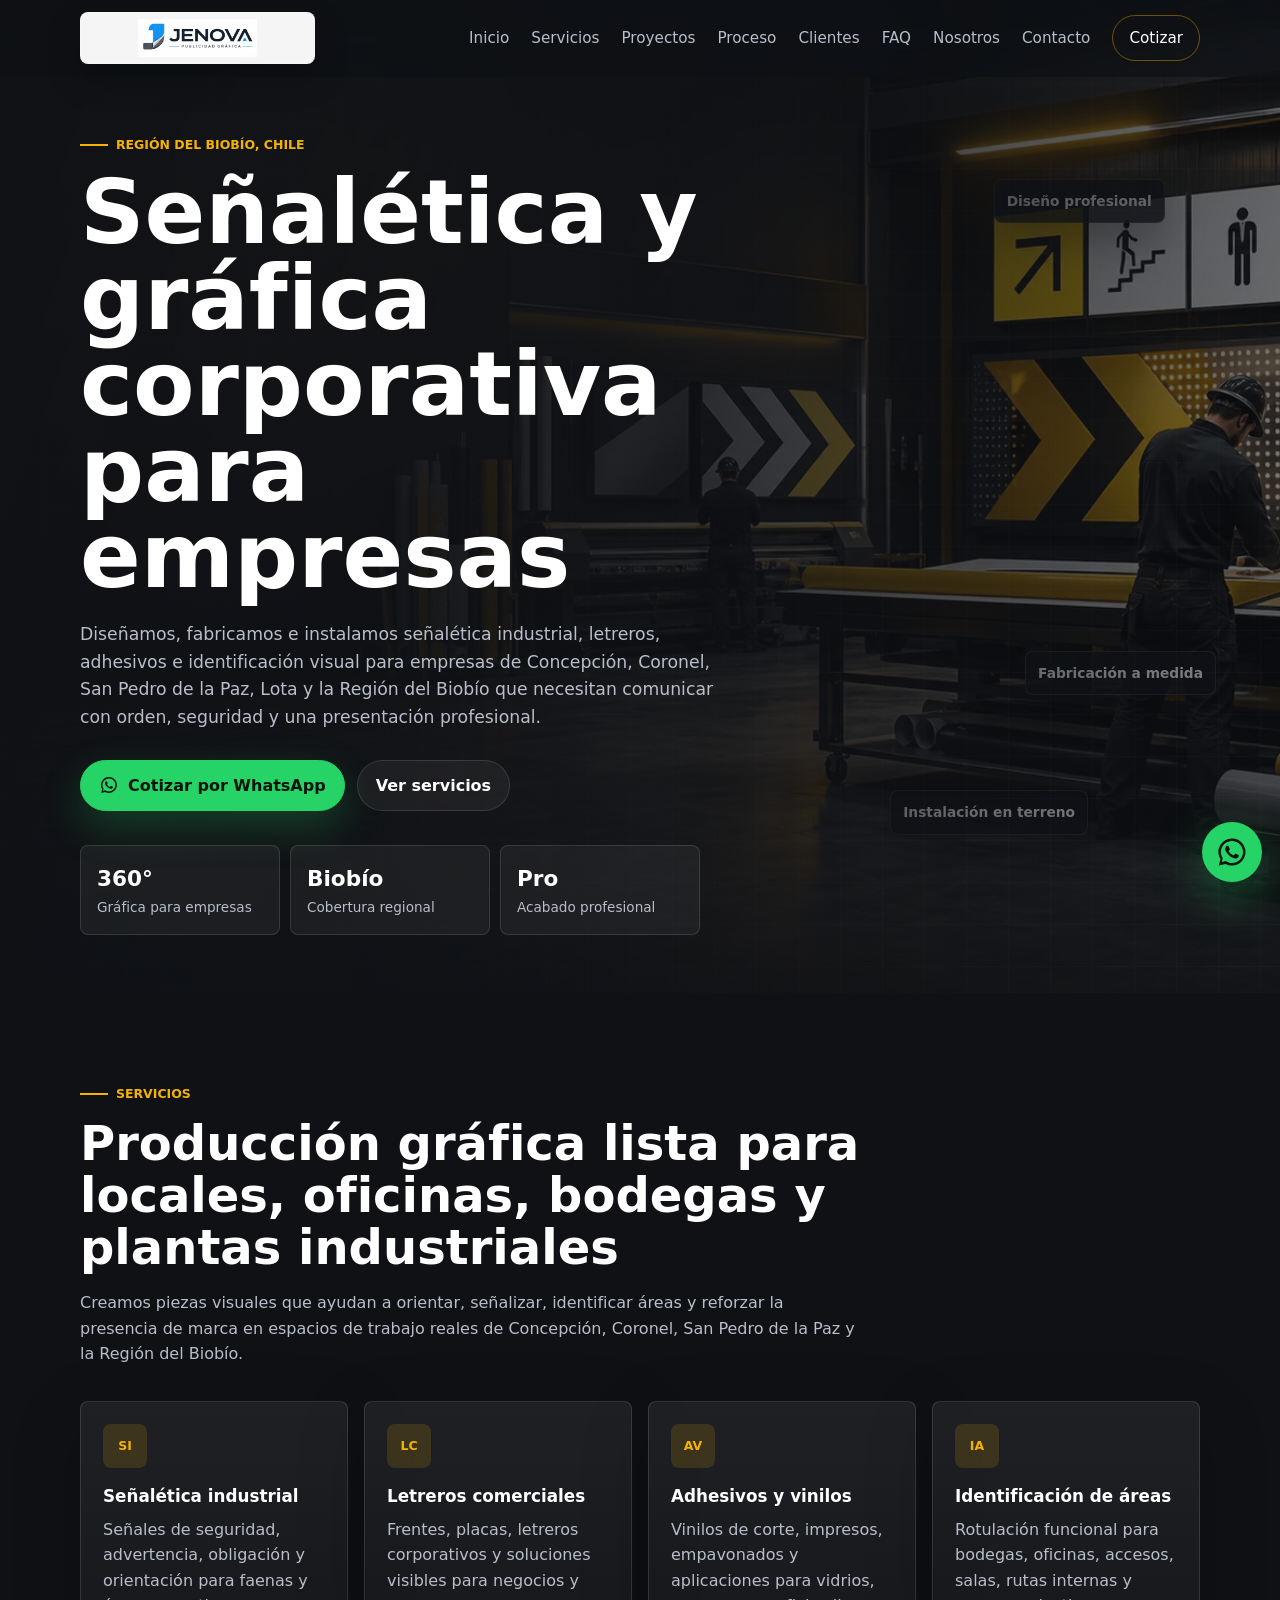
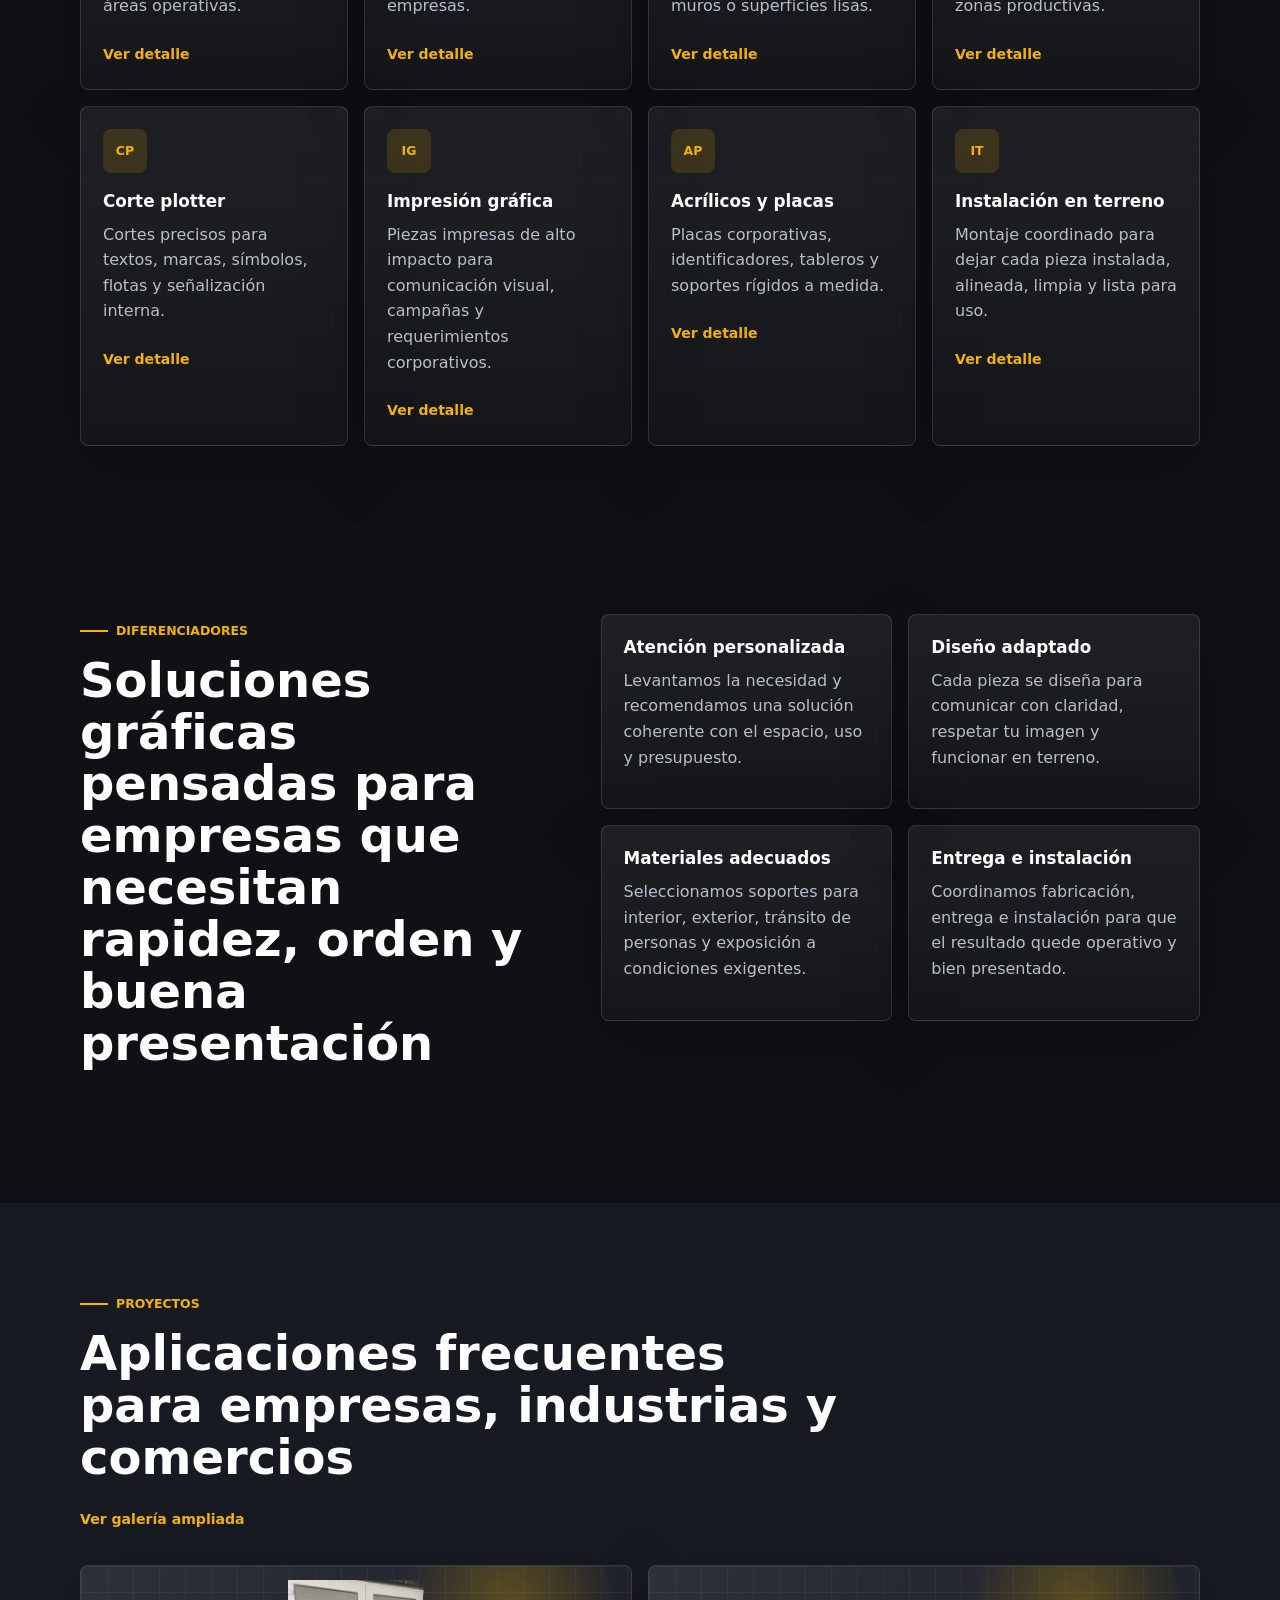
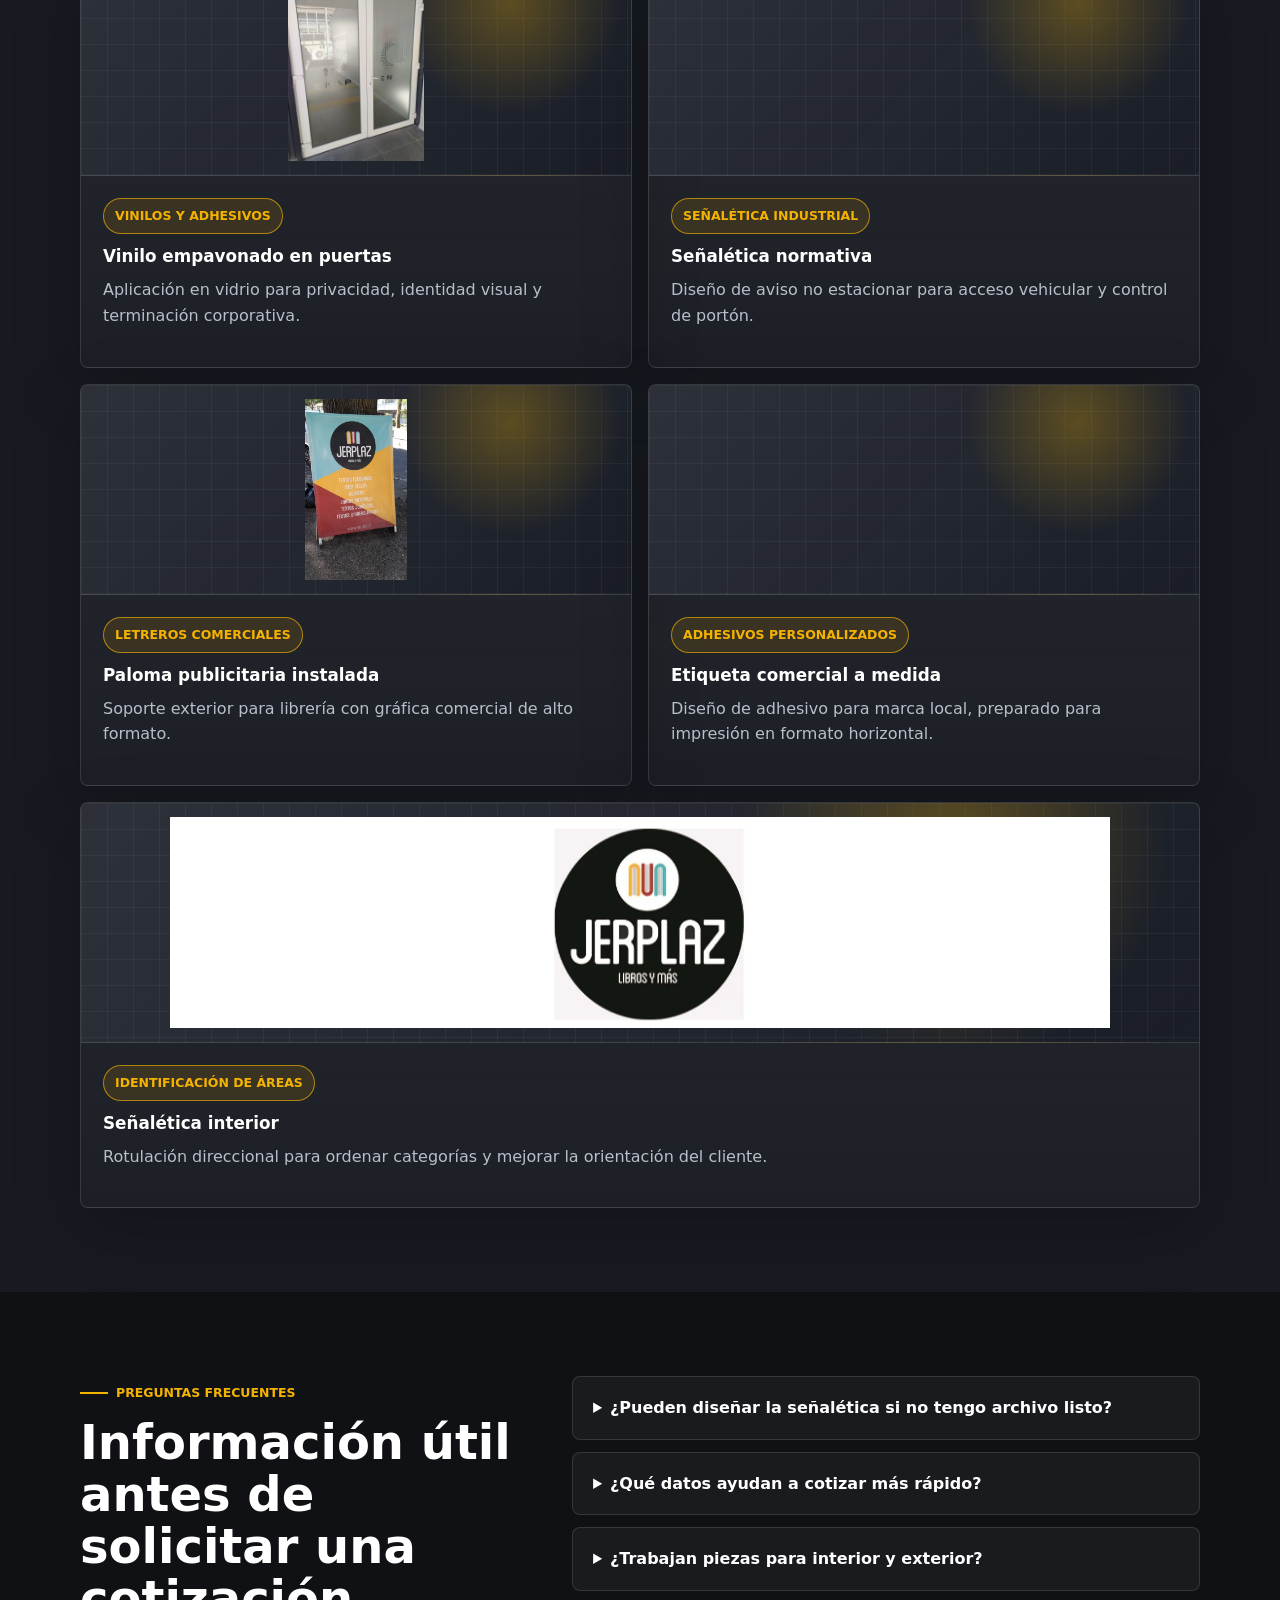
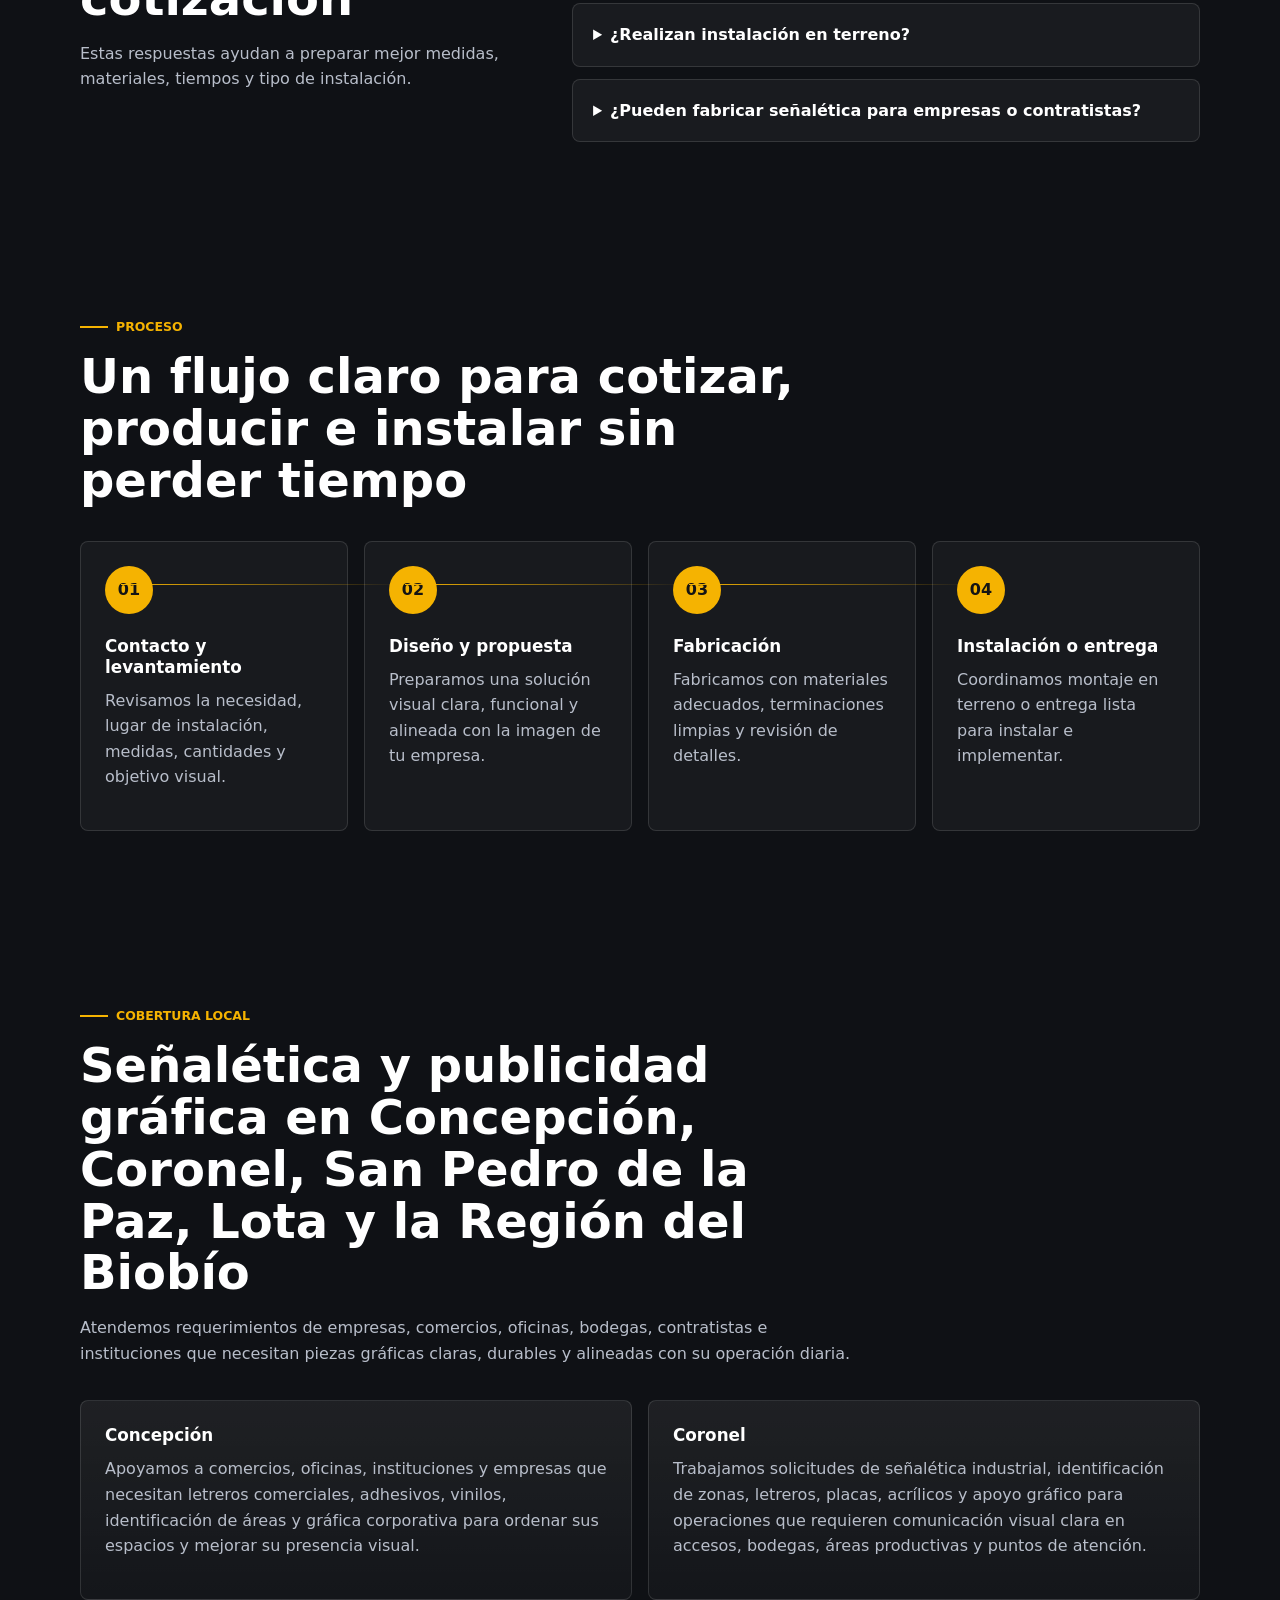
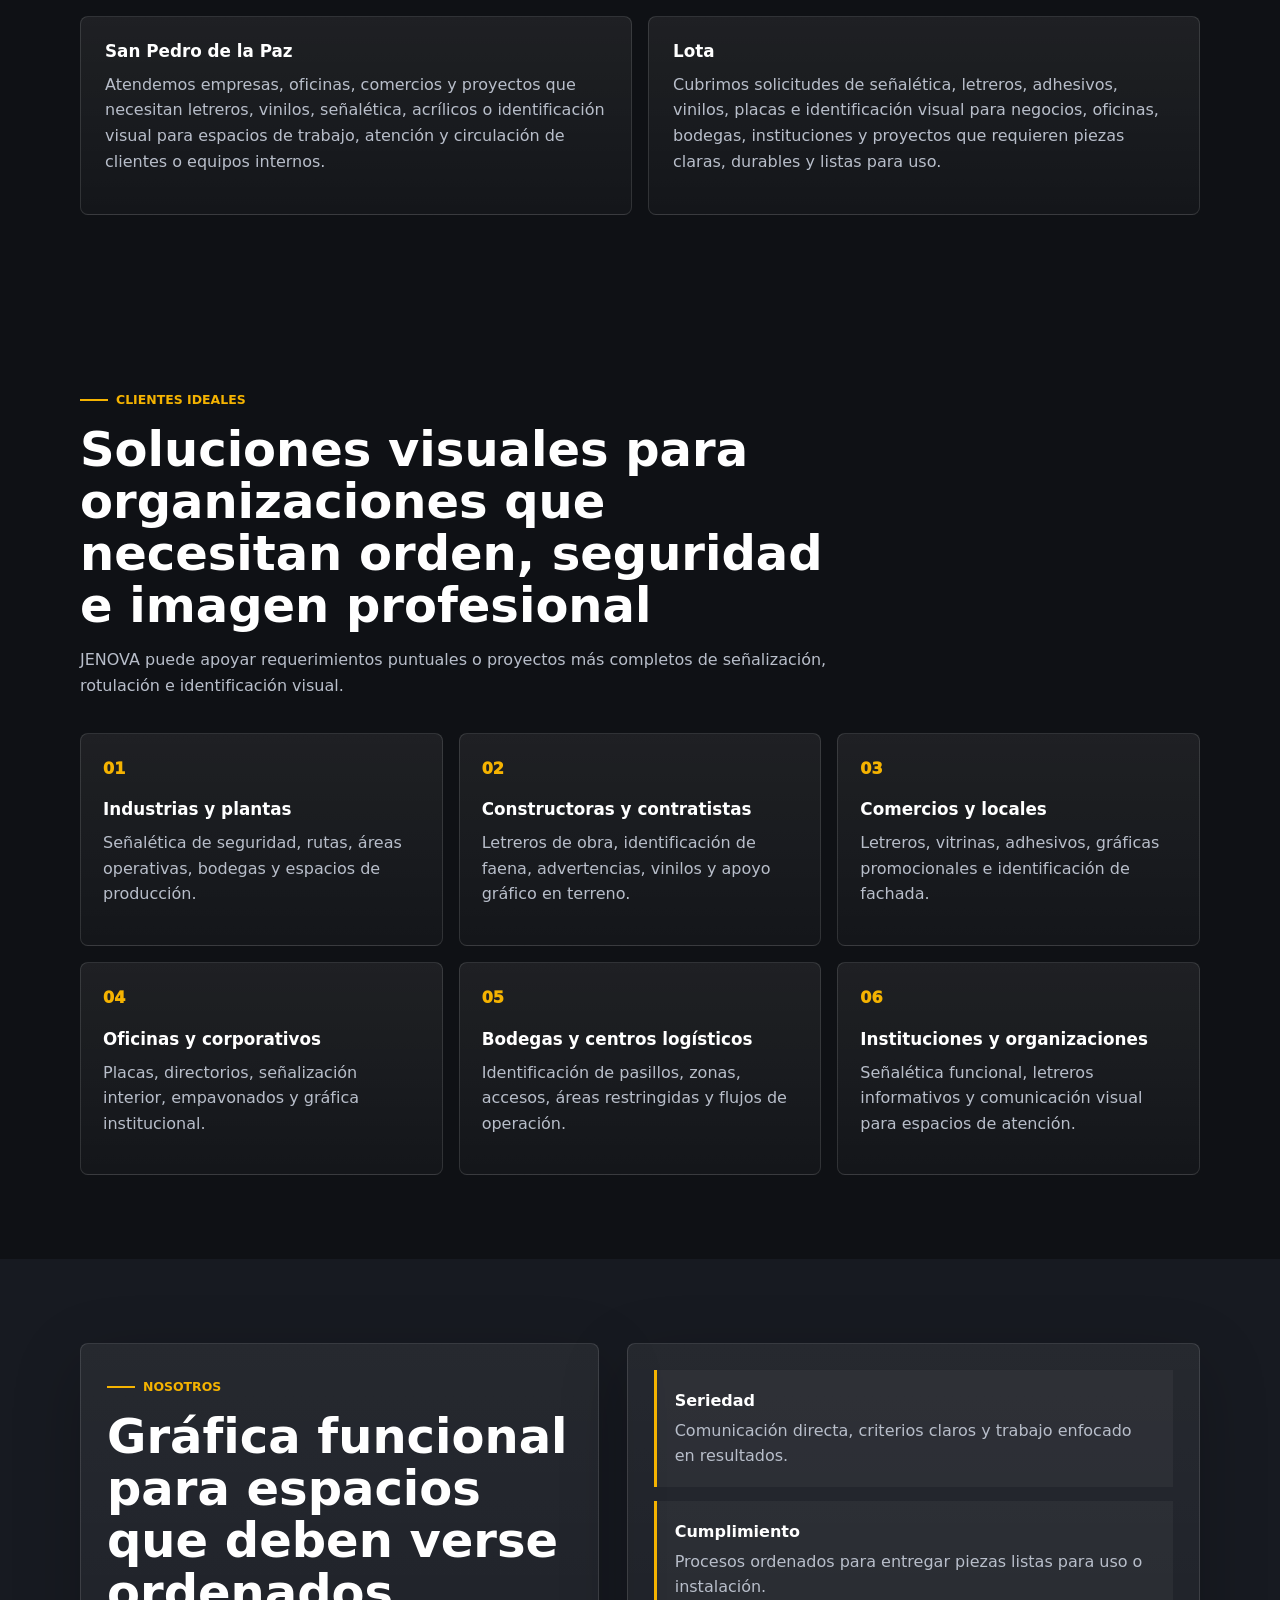
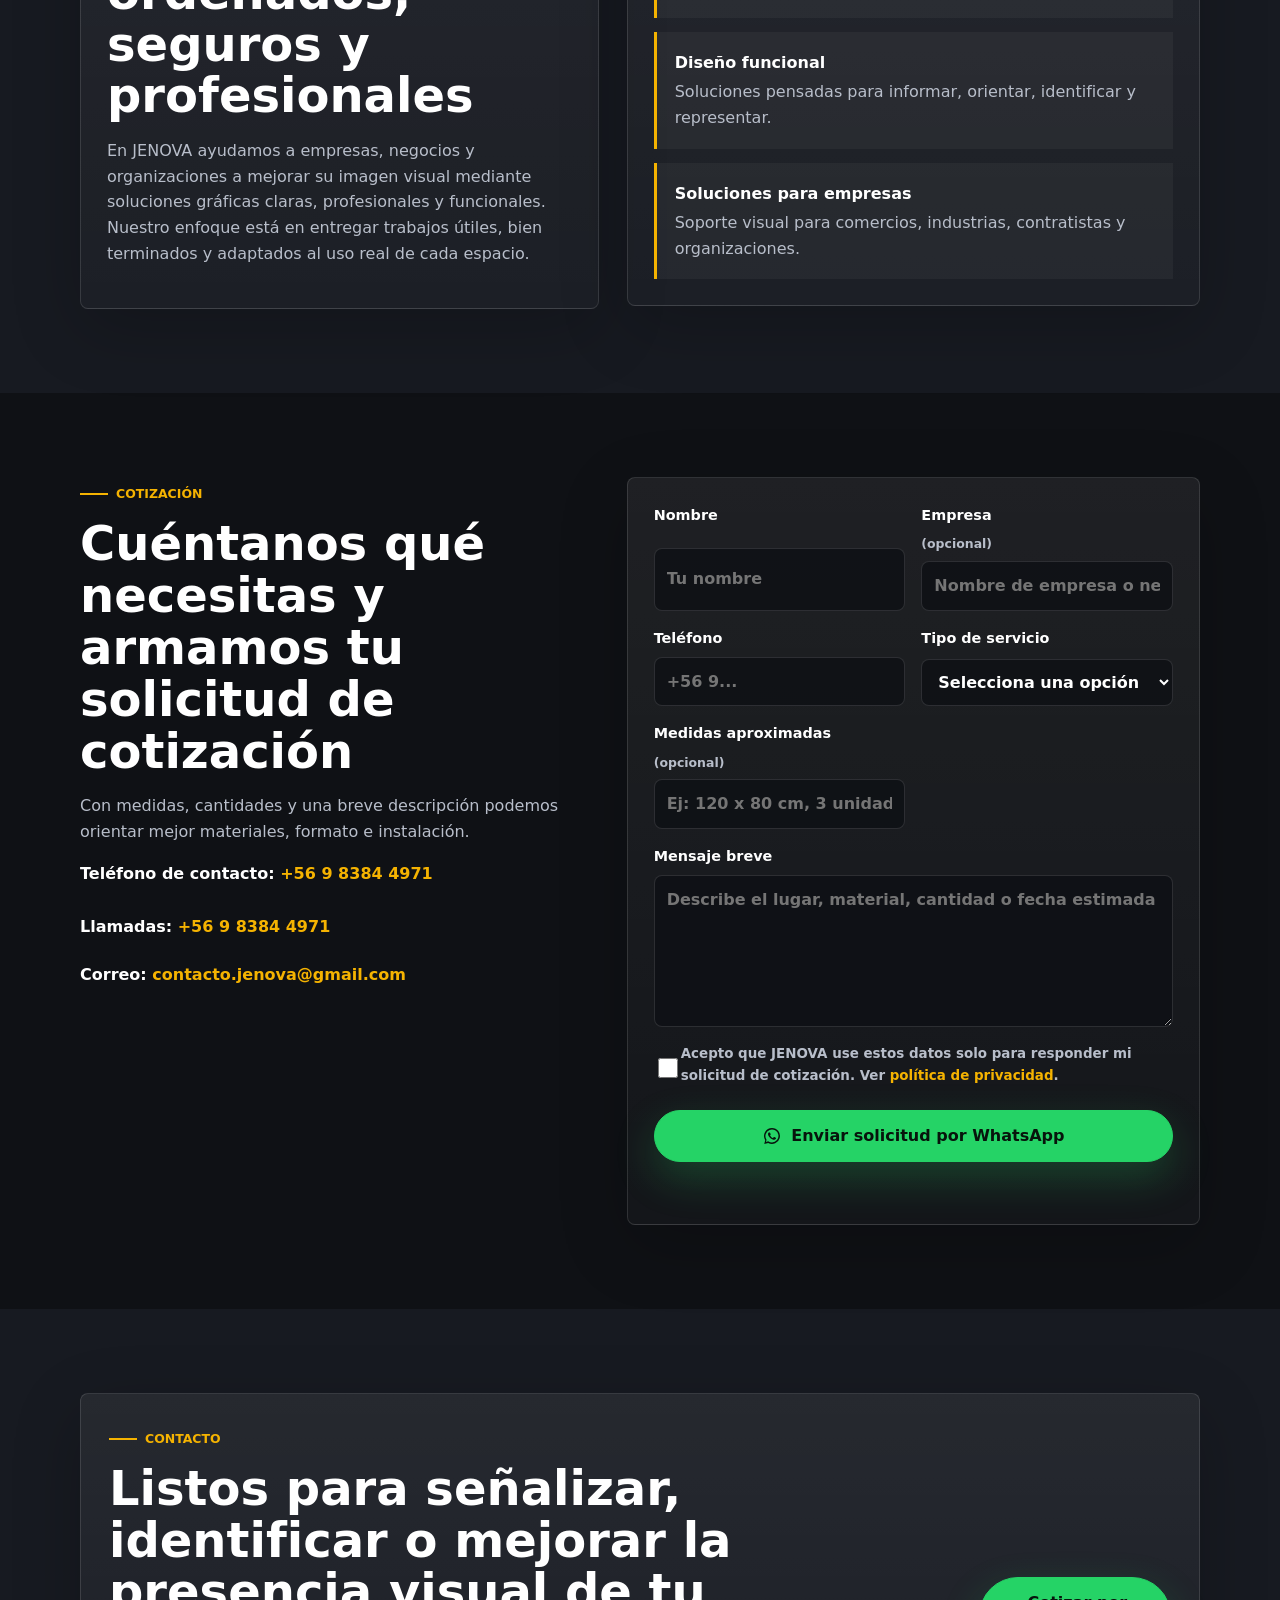
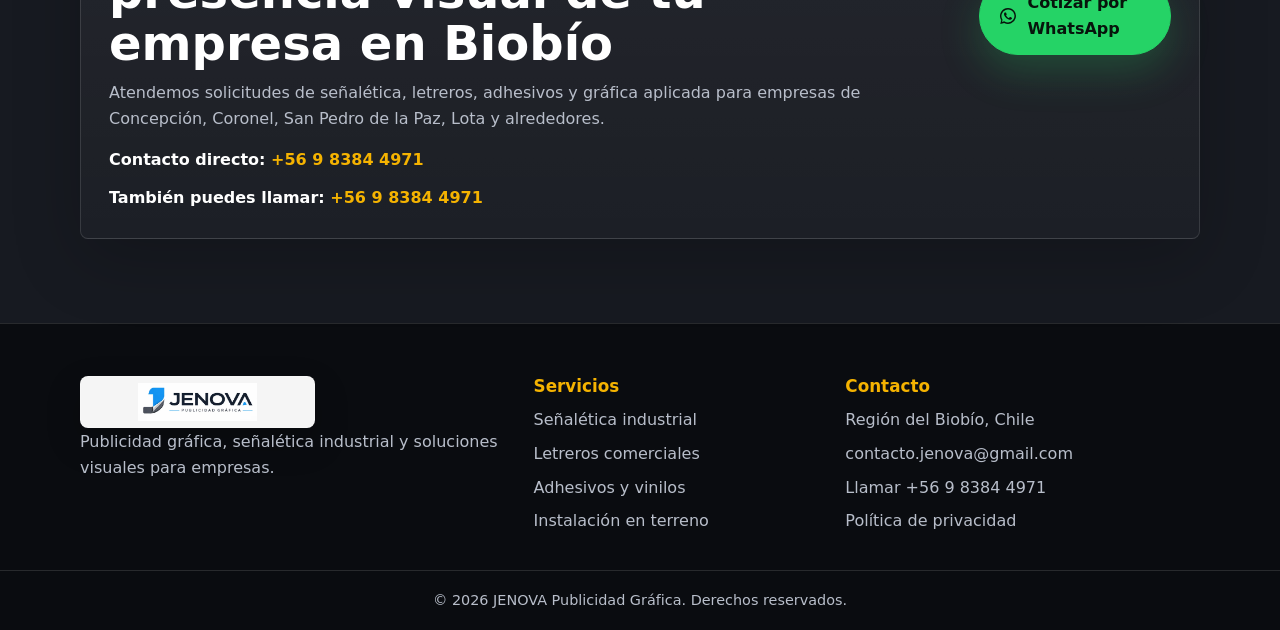
<file: index.html>
<!DOCTYPE html>
<html lang="es-CL">
  <head>
    <meta charset="UTF-8" />
    <meta name="viewport" content="width=device-width, initial-scale=1.0" />
    <title>JENOVA | Señalética, Letreros y Publicidad Gráfica en Biobío</title>
    <meta
      name="description"
      content="Señalética industrial, letreros comerciales, adhesivos y vinilos para empresas en Concepción, Coronel, San Pedro de la Paz, Lota y Región del Biobío. Cotiza con JENOVA."
    />
    <meta
      name="keywords"
      content="publicidad gráfica, señalética industrial, letreros comerciales, adhesivos, vinilos, impresión gráfica, Concepción, Coronel, San Pedro de la Paz, Lota, Región del Biobío, Chile"
    />
    <meta name="author" content="JENOVA Publicidad Gráfica" />
    <meta name="theme-color" content="#0f1115" />
    <meta name="robots" content="index, follow" />
    <meta name="geo.region" content="CL-BI" />
    <meta name="geo.placename" content="Región del Biobío, Chile" />
    <meta property="og:title" content="JENOVA Publicidad Gráfica en Biobío" />
    <meta
      property="og:description"
      content="Señalética industrial, letreros, adhesivos, vinilos e instalación gráfica para empresas de Concepción, Coronel, San Pedro de la Paz, Lota y Biobío."
    />
    <meta property="og:type" content="website" />
    <meta property="og:locale" content="es_CL" />
    <meta property="og:url" content="https://jenova.cl/" />
    <meta property="og:image" content="https://jenova.cl/assets/img/hero-industrial-signage.webp" />
    <meta name="twitter:card" content="summary_large_image" />
    <link rel="canonical" href="https://jenova.cl/" />
    <link rel="icon" href="assets/icons/favicon.svg" type="image/svg+xml" />
    <link rel="preload" href="assets/img/hero-industrial-signage.webp" as="image" />
    <link rel="stylesheet" href="css/styles.css?v=20260702-seo1" />
    <script type="application/ld+json">
      {
        "@context": "https://schema.org",
        "@type": "LocalBusiness",
        "name": "JENOVA Publicidad Gráfica",
        "url": "https://jenova.cl",
        "telephone": "+56983844971",
        "areaServed": [
          "Concepción",
          "Coronel",
          "San Pedro de la Paz",
          "Lota",
          "Región del Biobío"
        ],
        "description": "Diseñamos, fabricamos e instalamos señalética industrial, letreros, adhesivos e identificación visual para empresas de la Región del Biobío.",
        "priceRange": "$$"
      }
    </script>
    <script type="application/ld+json">
      {
        "@context": "https://schema.org",
        "@type": "FAQPage",
        "mainEntity": [
          {
            "@type": "Question",
            "name": "¿Pueden diseñar la señalética si no tengo archivo listo?",
            "acceptedAnswer": {
              "@type": "Answer",
              "text": "Sí. Podemos preparar una propuesta visual según el uso, medidas, información requerida e imagen de la empresa."
            }
          },
          {
            "@type": "Question",
            "name": "¿Qué datos ayudan a cotizar más rápido?",
            "acceptedAnswer": {
              "@type": "Answer",
              "text": "Medidas aproximadas, cantidad de piezas, lugar de instalación, material deseado y una foto del espacio ayudan mucho."
            }
          },
          {
            "@type": "Question",
            "name": "¿Trabajan piezas para interior y exterior?",
            "acceptedAnswer": {
              "@type": "Answer",
              "text": "Sí. La elección de material depende de exposición al sol, humedad, manipulación, tránsito y duración esperada."
            }
          },
          {
            "@type": "Question",
            "name": "¿Realizan instalación en terreno?",
            "acceptedAnswer": {
              "@type": "Answer",
              "text": "Sí. La instalación se coordina según ubicación, superficie, altura, seguridad del montaje y disponibilidad del espacio."
            }
          },
          {
            "@type": "Question",
            "name": "¿Pueden fabricar señalética para empresas o contratistas?",
            "acceptedAnswer": {
              "@type": "Answer",
              "text": "Sí. El sitio está pensado para requerimientos corporativos, industriales, comerciales y operativos."
            }
          }
        ]
      }
    </script>
  </head>
  <body>
    <header class="site-header" data-header>
      <nav class="navbar" aria-label="Navegación principal">
        <a class="brand brand-image" href="#inicio" aria-label="Ir al inicio">
          <img src="assets/img/logo-jenova-web.webp" alt="JENOVA Publicidad Gráfica" />
        </a>

        <button class="nav-toggle" type="button" aria-label="Abrir menú" aria-expanded="false" data-nav-toggle>
          <span></span>
          <span></span>
          <span></span>
        </button>

        <div class="nav-panel" data-nav-panel>
          <a href="#inicio">Inicio</a>
          <a href="#servicios">Servicios</a>
          <a href="proyectos.html">Proyectos</a>
          <a href="#proceso">Proceso</a>
          <a href="#clientes">Clientes</a>
          <a href="#faq">FAQ</a>
          <a href="#nosotros">Nosotros</a>
          <a href="#contacto">Contacto</a>
          <a class="nav-cta" href="#cotizacion">Cotizar</a>
        </div>
      </nav>
    </header>

    <main>
      <section class="hero section" id="inicio">
        <div class="hero-bg" aria-hidden="true"></div>
        <div class="container hero-grid">
          <div class="hero-content reveal">
            <span class="eyebrow">Región del Biobío, Chile</span>
            <h1>Señalética y gráfica corporativa para empresas</h1>
            <p>
              Diseñamos, fabricamos e instalamos señalética industrial, letreros, adhesivos e
              identificación visual para empresas de Concepción, Coronel, San Pedro de la Paz, Lota y la Región del Biobío
              que necesitan comunicar con orden, seguridad y una presentación profesional.
            </p>
            <div class="hero-actions">
              <a
                class="btn btn-primary btn-whatsapp"
                href="https://wa.me/56983844971?text=Hola%2C%20quiero%20cotizar%20un%20servicio%20de%20se%C3%B1al%C3%A9tica%2Fgr%C3%A1fica%20para%20mi%20empresa"
                target="_blank"
                rel="noopener"
              >
                <svg viewBox="0 0 32 32" aria-hidden="true" focusable="false"><path d="M16.04 3.2A12.76 12.76 0 0 0 5.18 22.67L3.6 28.8l6.28-1.62A12.76 12.76 0 1 0 16.04 3.2Zm0 23.22c-2 0-3.94-.57-5.62-1.66l-.4-.25-3.73.96.99-3.64-.26-.42a10.43 10.43 0 1 1 9.02 5.01Zm5.72-7.8c-.31-.16-1.85-.91-2.14-1.02-.29-.1-.5-.16-.71.16-.21.31-.82 1.02-1 1.23-.19.21-.37.24-.68.08-.31-.16-1.33-.49-2.53-1.56-.93-.83-1.56-1.86-1.74-2.17-.18-.31-.02-.48.14-.64.14-.14.31-.37.47-.55.16-.18.21-.31.31-.52.1-.21.05-.39-.03-.55-.08-.16-.71-1.71-.97-2.34-.26-.61-.52-.53-.71-.54h-.61c-.21 0-.55.08-.84.39-.29.31-1.1 1.07-1.1 2.62s1.13 3.04 1.29 3.25c.16.21 2.22 3.39 5.38 4.75.75.32 1.34.52 1.8.66.76.24 1.45.21 1.99.13.61-.09 1.85-.76 2.11-1.49.26-.73.26-1.36.18-1.49-.08-.13-.29-.21-.6-.37Z" /></svg>
                Cotizar por WhatsApp
              </a>
              <a class="btn btn-secondary" href="servicios.html">Ver servicios</a>
            </div>
            <dl class="hero-stats" aria-label="Especialidades de JENOVA">
              <div>
                <dt>360°</dt>
              <dd>Gráfica para empresas</dd>
              </div>
              <div>
                <dt>Biobío</dt>
                <dd>Cobertura regional</dd>
              </div>
              <div>
                <dt>Pro</dt>
              <dd>Acabado profesional</dd>
              </div>
            </dl>
          </div>

          <div class="hero-visual reveal" style="--delay: 120ms">
            <img
              src="assets/img/hero-industrial-signage.webp"
              alt="Mockup profesional de señalética, letreros y gráfica industrial"
            />
            <div class="floating-card card-one">Diseño profesional</div>
            <div class="floating-card card-two">Fabricación a medida</div>
            <div class="floating-card card-three">Instalación en terreno</div>
          </div>
        </div>
      </section>

      <section class="section services" id="servicios">
        <div class="container">
          <div class="section-heading reveal">
            <span class="eyebrow">Servicios</span>
            <h2>Producción gráfica lista para locales, oficinas, bodegas y plantas industriales</h2>
            <p>
              Creamos piezas visuales que ayudan a orientar, señalizar, identificar áreas y reforzar
              la presencia de marca en espacios de trabajo reales de Concepción, Coronel, San Pedro de la Paz y la Región
              del Biobío.
            </p>
          </div>

          <div class="service-grid">
            <article class="service-card reveal">
              <span class="icon">SI</span>
              <h3>Señalética industrial</h3>
              <p>Señales de seguridad, advertencia, obligación y orientación para faenas y áreas operativas.</p>
              <a class="text-link" href="servicios.html#senaletica-industrial">Ver detalle</a>
            </article>
            <article class="service-card reveal">
              <span class="icon">LC</span>
              <h3>Letreros comerciales</h3>
              <p>Frentes, placas, letreros corporativos y soluciones visibles para negocios y empresas.</p>
              <a class="text-link" href="servicios.html#letreros-comerciales">Ver detalle</a>
            </article>
            <article class="service-card reveal">
              <span class="icon">AV</span>
              <h3>Adhesivos y vinilos</h3>
              <p>Vinilos de corte, impresos, empavonados y aplicaciones para vidrios, muros o superficies lisas.</p>
              <a class="text-link" href="servicios.html#adhesivos-vinilos">Ver detalle</a>
            </article>
            <article class="service-card reveal">
              <span class="icon">IA</span>
              <h3>Identificación de áreas</h3>
              <p>Rotulación funcional para bodegas, oficinas, accesos, salas, rutas internas y zonas productivas.</p>
              <a class="text-link" href="servicios.html#identificacion-areas">Ver detalle</a>
            </article>
            <article class="service-card reveal">
              <span class="icon">CP</span>
              <h3>Corte plotter</h3>
              <p>Cortes precisos para textos, marcas, símbolos, flotas y señalización interna.</p>
              <a class="text-link" href="servicios.html#corte-plotter">Ver detalle</a>
            </article>
            <article class="service-card reveal">
              <span class="icon">IG</span>
              <h3>Impresión gráfica</h3>
              <p>Piezas impresas de alto impacto para comunicación visual, campañas y requerimientos corporativos.</p>
              <a class="text-link" href="servicios.html#impresion-grafica">Ver detalle</a>
            </article>
            <article class="service-card reveal">
              <span class="icon">AP</span>
              <h3>Acrílicos y placas</h3>
              <p>Placas corporativas, identificadores, tableros y soportes rígidos a medida.</p>
              <a class="text-link" href="servicios.html#acrilicos-placas">Ver detalle</a>
            </article>
            <article class="service-card reveal">
              <span class="icon">IT</span>
              <h3>Instalación en terreno</h3>
              <p>Montaje coordinado para dejar cada pieza instalada, alineada, limpia y lista para uso.</p>
              <a class="text-link" href="servicios.html#instalacion-terreno">Ver detalle</a>
            </article>
          </div>
        </div>
      </section>

      <section class="section differentiators">
        <div class="container split">
          <div class="section-heading reveal">
            <span class="eyebrow">Diferenciadores</span>
            <h2>Soluciones gráficas pensadas para empresas que necesitan rapidez, orden y buena presentación</h2>
          </div>
          <div class="benefit-grid">
            <article class="benefit reveal">
              <h3>Atención personalizada</h3>
              <p>Levantamos la necesidad y recomendamos una solución coherente con el espacio, uso y presupuesto.</p>
            </article>
            <article class="benefit reveal">
              <h3>Diseño adaptado</h3>
              <p>Cada pieza se diseña para comunicar con claridad, respetar tu imagen y funcionar en terreno.</p>
            </article>
            <article class="benefit reveal">
              <h3>Materiales adecuados</h3>
              <p>Seleccionamos soportes para interior, exterior, tránsito de personas y exposición a condiciones exigentes.</p>
            </article>
            <article class="benefit reveal">
              <h3>Entrega e instalación</h3>
              <p>Coordinamos fabricación, entrega e instalación para que el resultado quede operativo y bien presentado.</p>
            </article>
          </div>
        </div>
      </section>

      <section class="section projects" id="proyectos">
        <div class="container">
          <div class="section-heading reveal">
            <span class="eyebrow">Proyectos</span>
            <h2>Aplicaciones frecuentes para empresas, industrias y comercios</h2>
            <a class="text-link" href="proyectos.html">Ver galería ampliada</a>
          </div>

          <div class="project-grid">
            <!--
              Cuando tengas fotos reales, guarda las imágenes en assets/img/proyectos/
              y reemplaza cada div.project-image por:
              imagen del proyecto: ruta-del-archivo, con alt descriptivo, loading="lazy" y decoding="async"
            -->
            <article class="project-card reveal">
              <img
                class="project-photo"
                src="assets/img/proyectos/vinilo-empavonado-puertas-enap.webp"
                alt="Vinilo empavonado instalado en puertas de acceso"
                loading="lazy"
                decoding="async"
              />
              <div class="project-body">
                <span class="project-tag">Vinilos y adhesivos</span>
                <h3>Vinilo empavonado en puertas</h3>
                <p>Aplicación en vidrio para privacidad, identidad visual y terminación corporativa.</p>
              </div>
            </article>
            <article class="project-card reveal">
              <img
                class="project-photo"
                src="assets/img/proyectos/senal-no-estacionar-porton.webp"
                alt="Señalética no estacionar frente al portón"
                loading="lazy"
                decoding="async"
              />
              <div class="project-body">
                <span class="project-tag">Señalética industrial</span>
                <h3>Señalética normativa</h3>
                <p>Diseño de aviso no estacionar para acceso vehicular y control de portón.</p>
              </div>
            </article>
            <article class="project-card reveal">
              <img
                class="project-photo"
                src="assets/img/proyectos/paloma-jerplaz-instalada.webp"
                alt="Paloma publicitaria Jerplaz instalada en exterior"
                loading="lazy"
                decoding="async"
              />
              <div class="project-body">
                <span class="project-tag">Letreros comerciales</span>
                <h3>Paloma publicitaria instalada</h3>
                <p>Soporte exterior para librería con gráfica comercial de alto formato.</p>
              </div>
            </article>
            <article class="project-card reveal">
              <img
                class="project-photo"
                src="assets/img/proyectos/etiqueta-la-officina-60x27.webp"
                alt="Etiqueta adhesiva La Officina Market Drink"
                loading="lazy"
                decoding="async"
              />
              <div class="project-body">
                <span class="project-tag">Adhesivos personalizados</span>
                <h3>Etiqueta comercial a medida</h3>
                <p>Diseño de adhesivo para marca local, preparado para impresión en formato horizontal.</p>
              </div>
            </article>
            <article class="project-card reveal project-wide">
              <img
                class="project-photo"
                src="assets/img/proyectos/senaletica-interior-jerplaz.webp"
                alt="Diseño de señalética interior para librería"
                loading="lazy"
                decoding="async"
              />
              <div class="project-body">
                <span class="project-tag">Identificación de áreas</span>
                <h3>Señalética interior</h3>
                <p>Rotulación direccional para ordenar categorías y mejorar la orientación del cliente.</p>
              </div>
            </article>
          </div>
        </div>
      </section>

      <!-- TODO: agregar testimonios reales cuando el cliente los proporcione -->

      <section class="section faq" id="faq">
        <div class="container faq-grid">
          <div class="section-heading reveal">
            <span class="eyebrow">Preguntas frecuentes</span>
            <h2>Información útil antes de solicitar una cotización</h2>
            <p>
              Estas respuestas ayudan a preparar mejor medidas, materiales, tiempos y tipo de instalación.
            </p>
          </div>
          <div class="faq-list">
            <details class="faq-item reveal">
              <summary>¿Pueden diseñar la señalética si no tengo archivo listo?</summary>
              <p>Sí. Podemos preparar una propuesta visual según el uso, medidas, información requerida e imagen de la empresa.</p>
            </details>
            <details class="faq-item reveal">
              <summary>¿Qué datos ayudan a cotizar más rápido?</summary>
              <p>Medidas aproximadas, cantidad de piezas, lugar de instalación, material deseado y una foto del espacio ayudan mucho.</p>
            </details>
            <details class="faq-item reveal">
              <summary>¿Trabajan piezas para interior y exterior?</summary>
              <p>Sí. La elección de material depende de exposición al sol, humedad, manipulación, tránsito y duración esperada.</p>
            </details>
            <details class="faq-item reveal">
              <summary>¿Realizan instalación en terreno?</summary>
              <p>Sí. La instalación se coordina según ubicación, superficie, altura, seguridad del montaje y disponibilidad del espacio.</p>
            </details>
            <details class="faq-item reveal">
              <summary>¿Pueden fabricar señalética para empresas o contratistas?</summary>
              <p>Sí. El sitio está pensado para requerimientos corporativos, industriales, comerciales y operativos.</p>
            </details>
          </div>
        </div>
      </section>

      <section class="section process" id="proceso">
        <div class="container">
          <div class="section-heading reveal">
            <span class="eyebrow">Proceso</span>
            <h2>Un flujo claro para cotizar, producir e instalar sin perder tiempo</h2>
          </div>
          <ol class="process-line">
            <li class="reveal">
              <span>01</span>
              <h3>Contacto y levantamiento</h3>
              <p>Revisamos la necesidad, lugar de instalación, medidas, cantidades y objetivo visual.</p>
            </li>
            <li class="reveal">
              <span>02</span>
              <h3>Diseño y propuesta</h3>
              <p>Preparamos una solución visual clara, funcional y alineada con la imagen de tu empresa.</p>
            </li>
            <li class="reveal">
              <span>03</span>
              <h3>Fabricación</h3>
              <p>Fabricamos con materiales adecuados, terminaciones limpias y revisión de detalles.</p>
            </li>
            <li class="reveal">
              <span>04</span>
              <h3>Instalación o entrega</h3>
              <p>Coordinamos montaje en terreno o entrega lista para instalar e implementar.</p>
            </li>
          </ol>
        </div>
      </section>


      <section class="section coverage" id="cobertura">
        <div class="container">
          <div class="section-heading reveal">
            <span class="eyebrow">Cobertura local</span>
            <h2>Señalética y publicidad gráfica en Concepción, Coronel, San Pedro de la Paz, Lota y la Región del Biobío</h2>
            <p>
              Atendemos requerimientos de empresas, comercios, oficinas, bodegas, contratistas e instituciones que necesitan
              piezas gráficas claras, durables y alineadas con su operación diaria.
            </p>
          </div>
          <div class="coverage-grid">
            <article class="coverage-card reveal">
              <h3>Concepción</h3>
              <p>
                Apoyamos a comercios, oficinas, instituciones y empresas que necesitan letreros comerciales, adhesivos,
                vinilos, identificación de áreas y gráfica corporativa para ordenar sus espacios y mejorar su presencia visual.
              </p>
            </article>
            <article class="coverage-card reveal">
              <h3>Coronel</h3>
              <p>
                Trabajamos solicitudes de señalética industrial, identificación de zonas, letreros, placas, acrílicos y apoyo
                gráfico para operaciones que requieren comunicación visual clara en accesos, bodegas, áreas productivas y puntos de atención.
              </p>
            </article>
            <article class="coverage-card reveal">
              <h3>San Pedro de la Paz</h3>
              <p>
                Atendemos empresas, oficinas, comercios y proyectos que necesitan letreros, vinilos, señalética, acrílicos
                o identificación visual para espacios de trabajo, atención y circulación de clientes o equipos internos.
              </p>
            </article>
            <article class="coverage-card reveal">
              <h3>Lota</h3>
              <p>
                Cubrimos solicitudes de señalética, letreros, adhesivos, vinilos, placas e identificación visual para negocios,
                oficinas, bodegas, instituciones y proyectos que requieren piezas claras, durables y listas para uso.
              </p>
            </article>
          </div>
          <!-- TODO: confirmar si JENOVA atiende también Talcahuano, Chiguayante, Hualpén, Los Ángeles u otras comunas antes de agregarlas al contenido local. -->
        </div>
      </section>

      <section class="section client-types" id="clientes">
        <div class="container">
          <div class="section-heading reveal">
            <span class="eyebrow">Clientes ideales</span>
            <h2>Soluciones visuales para organizaciones que necesitan orden, seguridad e imagen profesional</h2>
            <p>
              JENOVA puede apoyar requerimientos puntuales o proyectos más completos de señalización,
              rotulación e identificación visual.
            </p>
          </div>
          <div class="client-grid">
            <article class="client-card reveal">
              <span>01</span>
              <h3>Industrias y plantas</h3>
              <p>Señalética de seguridad, rutas, áreas operativas, bodegas y espacios de producción.</p>
            </article>
            <article class="client-card reveal">
              <span>02</span>
              <h3>Constructoras y contratistas</h3>
              <p>Letreros de obra, identificación de faena, advertencias, vinilos y apoyo gráfico en terreno.</p>
            </article>
            <article class="client-card reveal">
              <span>03</span>
              <h3>Comercios y locales</h3>
              <p>Letreros, vitrinas, adhesivos, gráficas promocionales e identificación de fachada.</p>
            </article>
            <article class="client-card reveal">
              <span>04</span>
              <h3>Oficinas y corporativos</h3>
              <p>Placas, directorios, señalización interior, empavonados y gráfica institucional.</p>
            </article>
            <article class="client-card reveal">
              <span>05</span>
              <h3>Bodegas y centros logísticos</h3>
              <p>Identificación de pasillos, zonas, accesos, áreas restringidas y flujos de operación.</p>
            </article>
            <article class="client-card reveal">
              <span>06</span>
              <h3>Instituciones y organizaciones</h3>
              <p>Señalética funcional, letreros informativos y comunicación visual para espacios de atención.</p>
            </article>
          </div>
        </div>
      </section>

      <section class="section about" id="nosotros">
        <div class="container about-grid">
          <div class="about-panel reveal">
            <span class="eyebrow">Nosotros</span>
            <h2>Gráfica funcional para espacios que deben verse ordenados, seguros y profesionales</h2>
            <p>
              En JENOVA ayudamos a empresas, negocios y organizaciones a mejorar su imagen visual
              mediante soluciones gráficas claras, profesionales y funcionales. Nuestro enfoque está
              en entregar trabajos útiles, bien terminados y adaptados al uso real de cada espacio.
            </p>
          </div>
          <div class="values reveal" style="--delay: 120ms">
            <div>
              <strong>Seriedad</strong>
              <span>Comunicación directa, criterios claros y trabajo enfocado en resultados.</span>
            </div>
            <div>
              <strong>Cumplimiento</strong>
              <span>Procesos ordenados para entregar piezas listas para uso o instalación.</span>
            </div>
            <div>
              <strong>Diseño funcional</strong>
              <span>Soluciones pensadas para informar, orientar, identificar y representar.</span>
            </div>
            <div>
              <strong>Soluciones para empresas</strong>
              <span>Soporte visual para comercios, industrias, contratistas y organizaciones.</span>
            </div>
          </div>
        </div>
      </section>

      <section class="section quote" id="cotizacion">
        <div class="container quote-grid">
          <div class="section-heading reveal">
            <span class="eyebrow">Cotización</span>
            <h2>Cuéntanos qué necesitas y armamos tu solicitud de cotización</h2>
            <p>
              Con medidas, cantidades y una breve descripción podemos orientar mejor materiales,
              formato e instalación.
            </p>
            <p class="contact-highlight">
              Teléfono de contacto:
              <a href="tel:+56983844971">+56 9 8384 4971</a>
            </p>
            <div class="contact-options">
              <p class="contact-highlight">
                Llamadas:
                <a href="tel:+56983844971">+56 9 8384 4971</a>
              </p>
              <p class="contact-highlight">
                Correo:
                <a href="mailto:contacto.jenova@gmail.com">contacto.jenova@gmail.com</a>
              </p>
            </div>
          </div>

          <form class="quote-form reveal" id="quoteForm">
            <label>
              Nombre
              <input type="text" name="nombre" placeholder="Tu nombre" autocomplete="name" maxlength="80" required />
            </label>
            <label>
              Empresa <span class="optional-label">(opcional)</span>
              <input type="text" name="empresa" placeholder="Nombre de empresa o negocio" autocomplete="organization" maxlength="100" />
            </label>
            <label>
              Teléfono
              <input type="tel" name="telefono" placeholder="+56 9..." autocomplete="tel" maxlength="24" required />
            </label>
            <label>
              Tipo de servicio
              <select name="servicio" required>
                <option value="">Selecciona una opción</option>
                <option>Señalética industrial</option>
                <option>Letreros comerciales</option>
                <option>Adhesivos y vinilos</option>
                <option>Identificación de áreas</option>
                <option>Corte plotter</option>
                <option>Impresión gráfica</option>
                <option>Acrílicos y placas</option>
                <option>Instalación en terreno</option>
              </select>
            </label>
            <label>
              Medidas aproximadas <span class="optional-label">(opcional)</span>
              <input type="text" name="medidas" placeholder="Ej: 120 x 80 cm, 3 unidades" maxlength="120" />
            </label>
            <label class="full">
              Mensaje breve
              <textarea
                name="mensaje"
                rows="5"
                maxlength="700"
                placeholder="Describe el lugar, material, cantidad o fecha estimada"
                required
              ></textarea>
            </label>
            <label class="full privacy-check">
              <input type="checkbox" name="privacidad" required />
              <span>Acepto que JENOVA use estos datos solo para responder mi solicitud de cotización. Ver <a href="privacidad.html">política de privacidad</a>.</span>
            </label>
            <button class="btn btn-primary btn-whatsapp full" type="submit">
              <svg viewBox="0 0 32 32" aria-hidden="true" focusable="false"><path d="M16.04 3.2A12.76 12.76 0 0 0 5.18 22.67L3.6 28.8l6.28-1.62A12.76 12.76 0 1 0 16.04 3.2Zm0 23.22c-2 0-3.94-.57-5.62-1.66l-.4-.25-3.73.96.99-3.64-.26-.42a10.43 10.43 0 1 1 9.02 5.01Zm5.72-7.8c-.31-.16-1.85-.91-2.14-1.02-.29-.1-.5-.16-.71.16-.21.31-.82 1.02-1 1.23-.19.21-.37.24-.68.08-.31-.16-1.33-.49-2.53-1.56-.93-.83-1.56-1.86-1.74-2.17-.18-.31-.02-.48.14-.64.14-.14.31-.37.47-.55.16-.18.21-.31.31-.52.1-.21.05-.39-.03-.55-.08-.16-.71-1.71-.97-2.34-.26-.61-.52-.53-.71-.54h-.61c-.21 0-.55.08-.84.39-.29.31-1.1 1.07-1.1 2.62s1.13 3.04 1.29 3.25c.16.21 2.22 3.39 5.38 4.75.75.32 1.34.52 1.8.66.76.24 1.45.21 1.99.13.61-.09 1.85-.76 2.11-1.49.26-.73.26-1.36.18-1.49-.08-.13-.29-.21-.6-.37Z" /></svg>
              Enviar solicitud por WhatsApp
            </button>
            <p class="form-note" id="formNote" role="status" aria-live="polite"></p>
          </form>
        </div>
      </section>

      <section class="section contact" id="contacto">
        <div class="container contact-band reveal">
          <div>
            <span class="eyebrow">Contacto</span>
            <h2>Listos para señalizar, identificar o mejorar la presencia visual de tu empresa en Biobío</h2>
            <p>
              Atendemos solicitudes de señalética, letreros, adhesivos y gráfica aplicada para
              empresas de Concepción, Coronel, San Pedro de la Paz, Lota y alrededores.
              <!-- TODO: confirmar comunas adicionales de cobertura, además de Concepción, Coronel, San Pedro de la Paz y Lota, para ampliar este texto sin inventar zonas. -->
            </p>
            <p class="contact-highlight">
              Contacto directo:
              <a href="tel:+56983844971">+56 9 8384 4971</a>
            </p>
            <p class="contact-highlight">
              También puedes llamar:
              <a href="tel:+56983844971">+56 9 8384 4971</a>
            </p>
          </div>
          <a
            class="btn btn-primary btn-whatsapp"
            href="https://wa.me/56983844971?text=Hola%2C%20quiero%20cotizar%20un%20servicio%20de%20se%C3%B1al%C3%A9tica%2Fgr%C3%A1fica%20para%20mi%20empresa"
            target="_blank"
            rel="noopener"
          >
            <svg viewBox="0 0 32 32" aria-hidden="true" focusable="false"><path d="M16.04 3.2A12.76 12.76 0 0 0 5.18 22.67L3.6 28.8l6.28-1.62A12.76 12.76 0 1 0 16.04 3.2Zm0 23.22c-2 0-3.94-.57-5.62-1.66l-.4-.25-3.73.96.99-3.64-.26-.42a10.43 10.43 0 1 1 9.02 5.01Zm5.72-7.8c-.31-.16-1.85-.91-2.14-1.02-.29-.1-.5-.16-.71.16-.21.31-.82 1.02-1 1.23-.19.21-.37.24-.68.08-.31-.16-1.33-.49-2.53-1.56-.93-.83-1.56-1.86-1.74-2.17-.18-.31-.02-.48.14-.64.14-.14.31-.37.47-.55.16-.18.21-.31.31-.52.1-.21.05-.39-.03-.55-.08-.16-.71-1.71-.97-2.34-.26-.61-.52-.53-.71-.54h-.61c-.21 0-.55.08-.84.39-.29.31-1.1 1.07-1.1 2.62s1.13 3.04 1.29 3.25c.16.21 2.22 3.39 5.38 4.75.75.32 1.34.52 1.8.66.76.24 1.45.21 1.99.13.61-.09 1.85-.76 2.11-1.49.26-.73.26-1.36.18-1.49-.08-.13-.29-.21-.6-.37Z" /></svg>
            Cotizar por WhatsApp
          </a>
        </div>
      </section>
    </main>

    <footer class="site-footer">
      <div class="container footer-grid">
        <div>
          <a class="brand brand-image" href="#inicio">
            <img src="assets/img/logo-jenova-web.webp" alt="JENOVA Publicidad Gráfica" />
          </a>
          <p>Publicidad gráfica, señalética industrial y soluciones visuales para empresas.</p>
        </div>
        <div>
          <h3>Servicios</h3>
          <ul>
            <li>Señalética industrial</li>
            <li>Letreros comerciales</li>
            <li>Adhesivos y vinilos</li>
            <li>Instalación en terreno</li>
          </ul>
        </div>
        <div>
          <h3>Contacto</h3>
          <ul>
            <li>Región del Biobío, Chile</li>
            <li><a href="mailto:contacto.jenova@gmail.com">contacto.jenova@gmail.com</a></li>
            <li><a href="tel:+56983844971">Llamar +56 9 8384 4971</a></li>
            <li><a href="privacidad.html">Política de privacidad</a></li>
          </ul>
        </div>
      </div>
      <div class="footer-bottom">
        <span>© <span id="year"></span> JENOVA Publicidad Gráfica. Derechos reservados.</span>
      </div>
    </footer>

    <a
      class="whatsapp-float"
      href="https://wa.me/56983844971?text=Hola%2C%20quiero%20cotizar%20un%20servicio%20de%20se%C3%B1al%C3%A9tica%2Fgr%C3%A1fica%20para%20mi%20empresa"
      aria-label="Cotizar por WhatsApp con JENOVA"
      target="_blank"
      rel="noopener"
    >
      <svg viewBox="0 0 32 32" aria-hidden="true" focusable="false"><path d="M16.04 3.2A12.76 12.76 0 0 0 5.18 22.67L3.6 28.8l6.28-1.62A12.76 12.76 0 1 0 16.04 3.2Zm0 23.22c-2 0-3.94-.57-5.62-1.66l-.4-.25-3.73.96.99-3.64-.26-.42a10.43 10.43 0 1 1 9.02 5.01Zm5.72-7.8c-.31-.16-1.85-.91-2.14-1.02-.29-.1-.5-.16-.71.16-.21.31-.82 1.02-1 1.23-.19.21-.37.24-.68.08-.31-.16-1.33-.49-2.53-1.56-.93-.83-1.56-1.86-1.74-2.17-.18-.31-.02-.48.14-.64.14-.14.31-.37.47-.55.16-.18.21-.31.31-.52.1-.21.05-.39-.03-.55-.08-.16-.71-1.71-.97-2.34-.26-.61-.52-.53-.71-.54h-.61c-.21 0-.55.08-.84.39-.29.31-1.1 1.07-1.1 2.62s1.13 3.04 1.29 3.25c.16.21 2.22 3.39 5.38 4.75.75.32 1.34.52 1.8.66.76.24 1.45.21 1.99.13.61-.09 1.85-.76 2.11-1.49.26-.73.26-1.36.18-1.49-.08-.13-.29-.21-.6-.37Z" /></svg>
    </a>

    <script src="js/main.js?v=20260624-wa2"></script>
  </body>
</html>
</file>
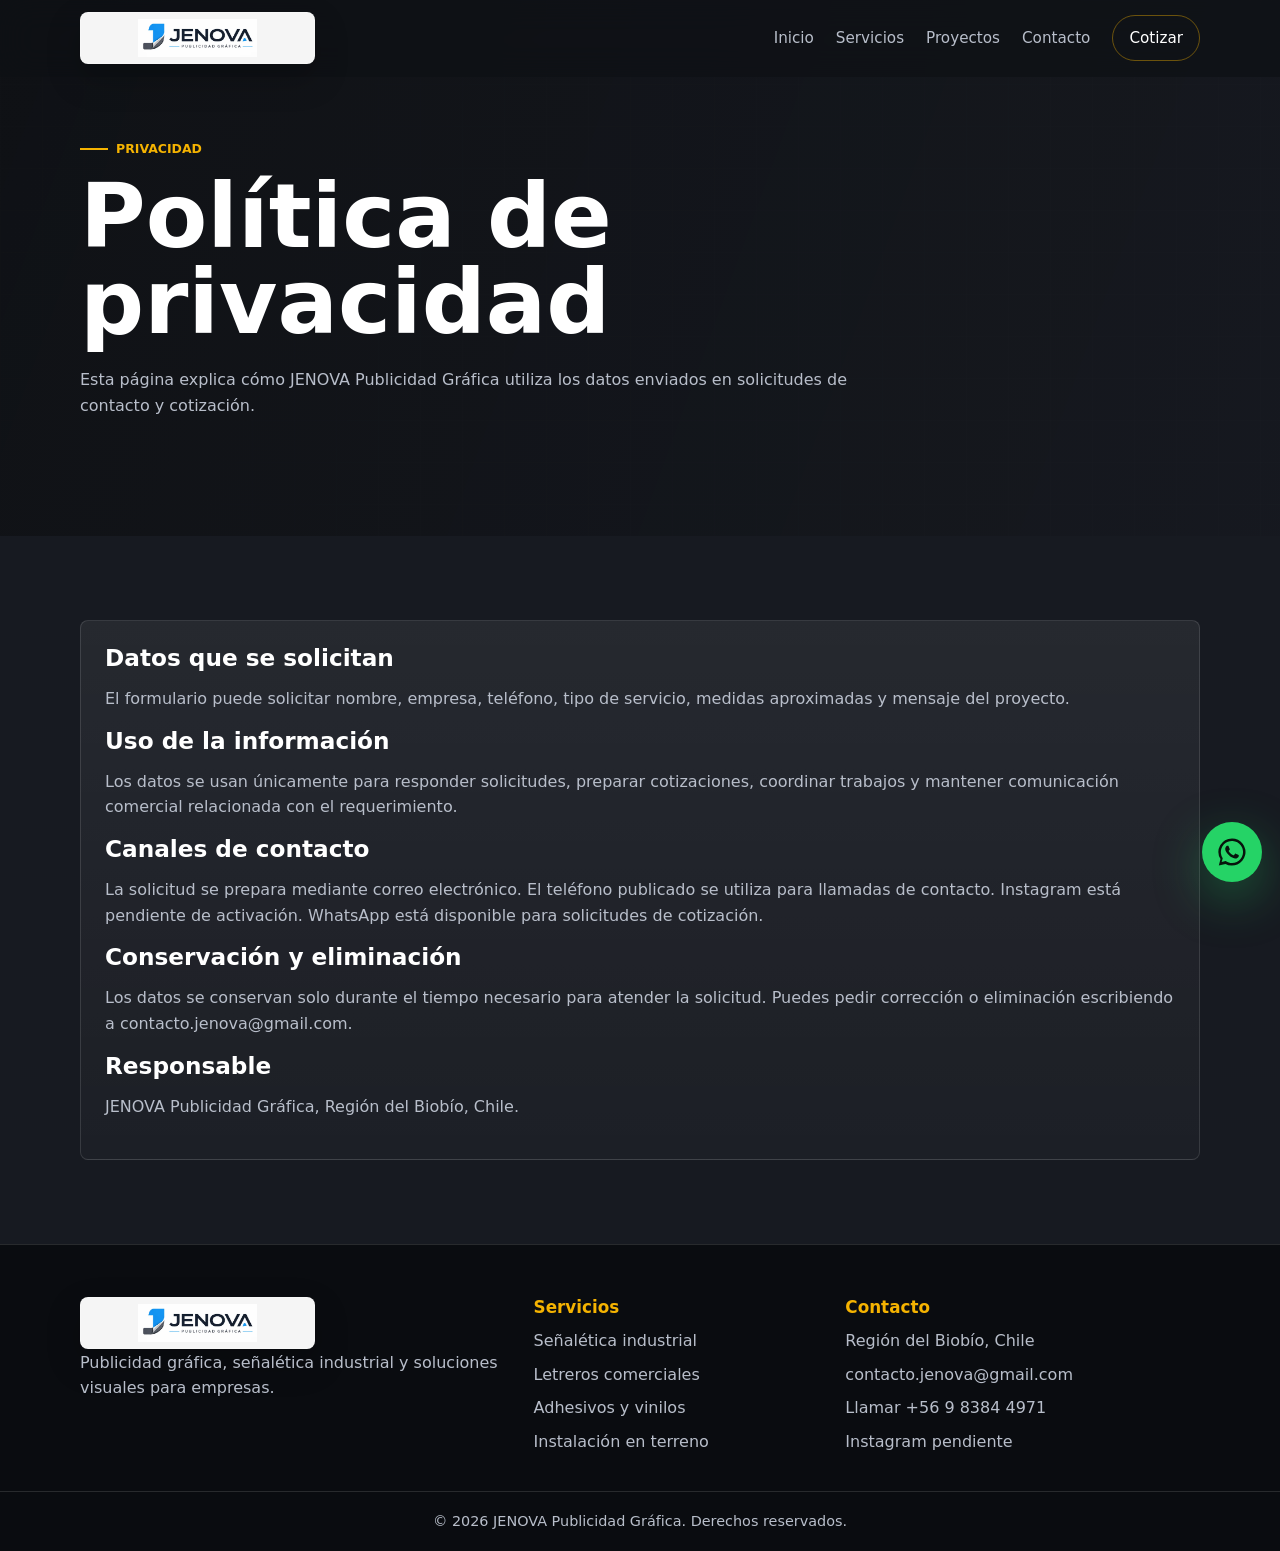
<file: privacidad.html>
<!DOCTYPE html>
<html lang="es-CL">
  <head>
    <meta charset="UTF-8" />
    <meta name="viewport" content="width=device-width, initial-scale=1.0" />
    <title>Política de privacidad | JENOVA Publicidad Gráfica</title>
    <meta
      name="description"
      content="Política de privacidad de JENOVA Publicidad Gráfica para solicitudes de cotización, contacto comercial y tratamiento básico de datos."
    />
    <meta name="robots" content="index, follow" />
    <meta name="theme-color" content="#0f1115" />
    <meta property="og:title" content="Política de privacidad | JENOVA Publicidad Gráfica" />
    <meta
      property="og:description"
      content="Uso de datos enviados por contacto y solicitudes de cotización a JENOVA Publicidad Gráfica."
    />
    <meta property="og:type" content="website" />
    <meta property="og:locale" content="es_CL" />
    <meta property="og:url" content="https://jenova.cl/privacidad.html" />
    <meta property="og:image" content="https://jenova.cl/assets/img/hero-industrial-signage.webp" />
    <meta name="twitter:card" content="summary_large_image" />
    <link rel="canonical" href="https://jenova.cl/privacidad.html" />
    <link rel="icon" href="assets/icons/favicon.svg" type="image/svg+xml" />
    <link rel="stylesheet" href="css/styles.css?v=20260702-seo1" />
  </head>
  <body>
    <header class="site-header" data-header>
      <nav class="navbar" aria-label="Navegación principal">
        <a class="brand brand-image" href="index.html#inicio" aria-label="Ir al inicio">
          <img src="assets/img/logo-jenova-web.webp" alt="JENOVA Publicidad Gráfica" />
        </a>
        <button class="nav-toggle" type="button" aria-label="Abrir menú" aria-expanded="false" data-nav-toggle>
          <span></span>
          <span></span>
          <span></span>
        </button>
        <div class="nav-panel" data-nav-panel>
          <a href="index.html#inicio">Inicio</a>
          <a href="servicios.html">Servicios</a>
          <a href="proyectos.html">Proyectos</a>
          <a href="index.html#contacto">Contacto</a>
          <a class="nav-cta" href="index.html#cotizacion">Cotizar</a>
        </div>
      </nav>
    </header>

    <main>
      <section class="section page-hero">
        <div class="container">
          <div class="section-heading reveal">
            <span class="eyebrow">Privacidad</span>
            <h1>Política de privacidad</h1>
            <p>
              Esta página explica cómo JENOVA Publicidad Gráfica utiliza los datos enviados en solicitudes de contacto y cotización.
            </p>
          </div>
        </div>
      </section>

      <section class="section service-detail-section">
        <div class="container">
          <article class="service-detail reveal">
            <h2>Datos que se solicitan</h2>
            <p>El formulario puede solicitar nombre, empresa, teléfono, tipo de servicio, medidas aproximadas y mensaje del proyecto.</p>
            <h2>Uso de la información</h2>
            <p>Los datos se usan únicamente para responder solicitudes, preparar cotizaciones, coordinar trabajos y mantener comunicación comercial relacionada con el requerimiento.</p>
            <h2>Canales de contacto</h2>
            <p>La solicitud se prepara mediante correo electrónico. El teléfono publicado se utiliza para llamadas de contacto. Instagram está pendiente de activación. WhatsApp está disponible para solicitudes de cotización.</p>
            <h2>Conservación y eliminación</h2>
            <p>Los datos se conservan solo durante el tiempo necesario para atender la solicitud. Puedes pedir corrección o eliminación escribiendo a contacto.jenova@gmail.com.</p>
            <h2>Responsable</h2>
            <p>JENOVA Publicidad Gráfica, Región del Biobío, Chile.</p>
          </article>
        </div>
      </section>
    </main>

    <footer class="site-footer">
      <div class="container footer-grid">
        <div>
          <a class="brand brand-image" href="index.html#inicio">
            <img src="assets/img/logo-jenova-web.webp" alt="JENOVA Publicidad Gráfica" />
          </a>
          <p>Publicidad gráfica, señalética industrial y soluciones visuales para empresas.</p>
        </div>
        <div>
          <h3>Servicios</h3>
          <ul>
            <li>Señalética industrial</li>
            <li>Letreros comerciales</li>
            <li>Adhesivos y vinilos</li>
            <li>Instalación en terreno</li>
          </ul>
        </div>
        <div>
          <h3>Contacto</h3>
          <ul>
            <li>Región del Biobío, Chile</li>
            <li><a href="mailto:contacto.jenova@gmail.com">contacto.jenova@gmail.com</a></li>
            <li><a href="tel:+56983844971">Llamar +56 9 8384 4971</a></li>
            <li>Instagram pendiente</li>
          </ul>
        </div>
      </div>
      <div class="footer-bottom">
        <span>© <span id="year"></span> JENOVA Publicidad Gráfica. Derechos reservados.</span>
      </div>
    </footer>

    <a
      class="whatsapp-float"
      href="https://wa.me/56983844971?text=Hola%2C%20quiero%20cotizar%20un%20servicio%20de%20se%C3%B1al%C3%A9tica%2Fgr%C3%A1fica%20para%20mi%20empresa"
      aria-label="Cotizar por WhatsApp con JENOVA"
      target="_blank"
      rel="noopener"
    >
      <svg viewBox="0 0 32 32" aria-hidden="true" focusable="false"><path d="M16.04 3.2A12.76 12.76 0 0 0 5.18 22.67L3.6 28.8l6.28-1.62A12.76 12.76 0 1 0 16.04 3.2Zm0 23.22c-2 0-3.94-.57-5.62-1.66l-.4-.25-3.73.96.99-3.64-.26-.42a10.43 10.43 0 1 1 9.02 5.01Zm5.72-7.8c-.31-.16-1.85-.91-2.14-1.02-.29-.1-.5-.16-.71.16-.21.31-.82 1.02-1 1.23-.19.21-.37.24-.68.08-.31-.16-1.33-.49-2.53-1.56-.93-.83-1.56-1.86-1.74-2.17-.18-.31-.02-.48.14-.64.14-.14.31-.37.47-.55.16-.18.21-.31.31-.52.1-.21.05-.39-.03-.55-.08-.16-.71-1.71-.97-2.34-.26-.61-.52-.53-.71-.54h-.61c-.21 0-.55.08-.84.39-.29.31-1.1 1.07-1.1 2.62s1.13 3.04 1.29 3.25c.16.21 2.22 3.39 5.38 4.75.75.32 1.34.52 1.8.66.76.24 1.45.21 1.99.13.61-.09 1.85-.76 2.11-1.49.26-.73.26-1.36.18-1.49-.08-.13-.29-.21-.6-.37Z" /></svg>
    </a>
    <script src="js/main.js?v=20260624-wa2"></script>
  </body>
</html>
</file>
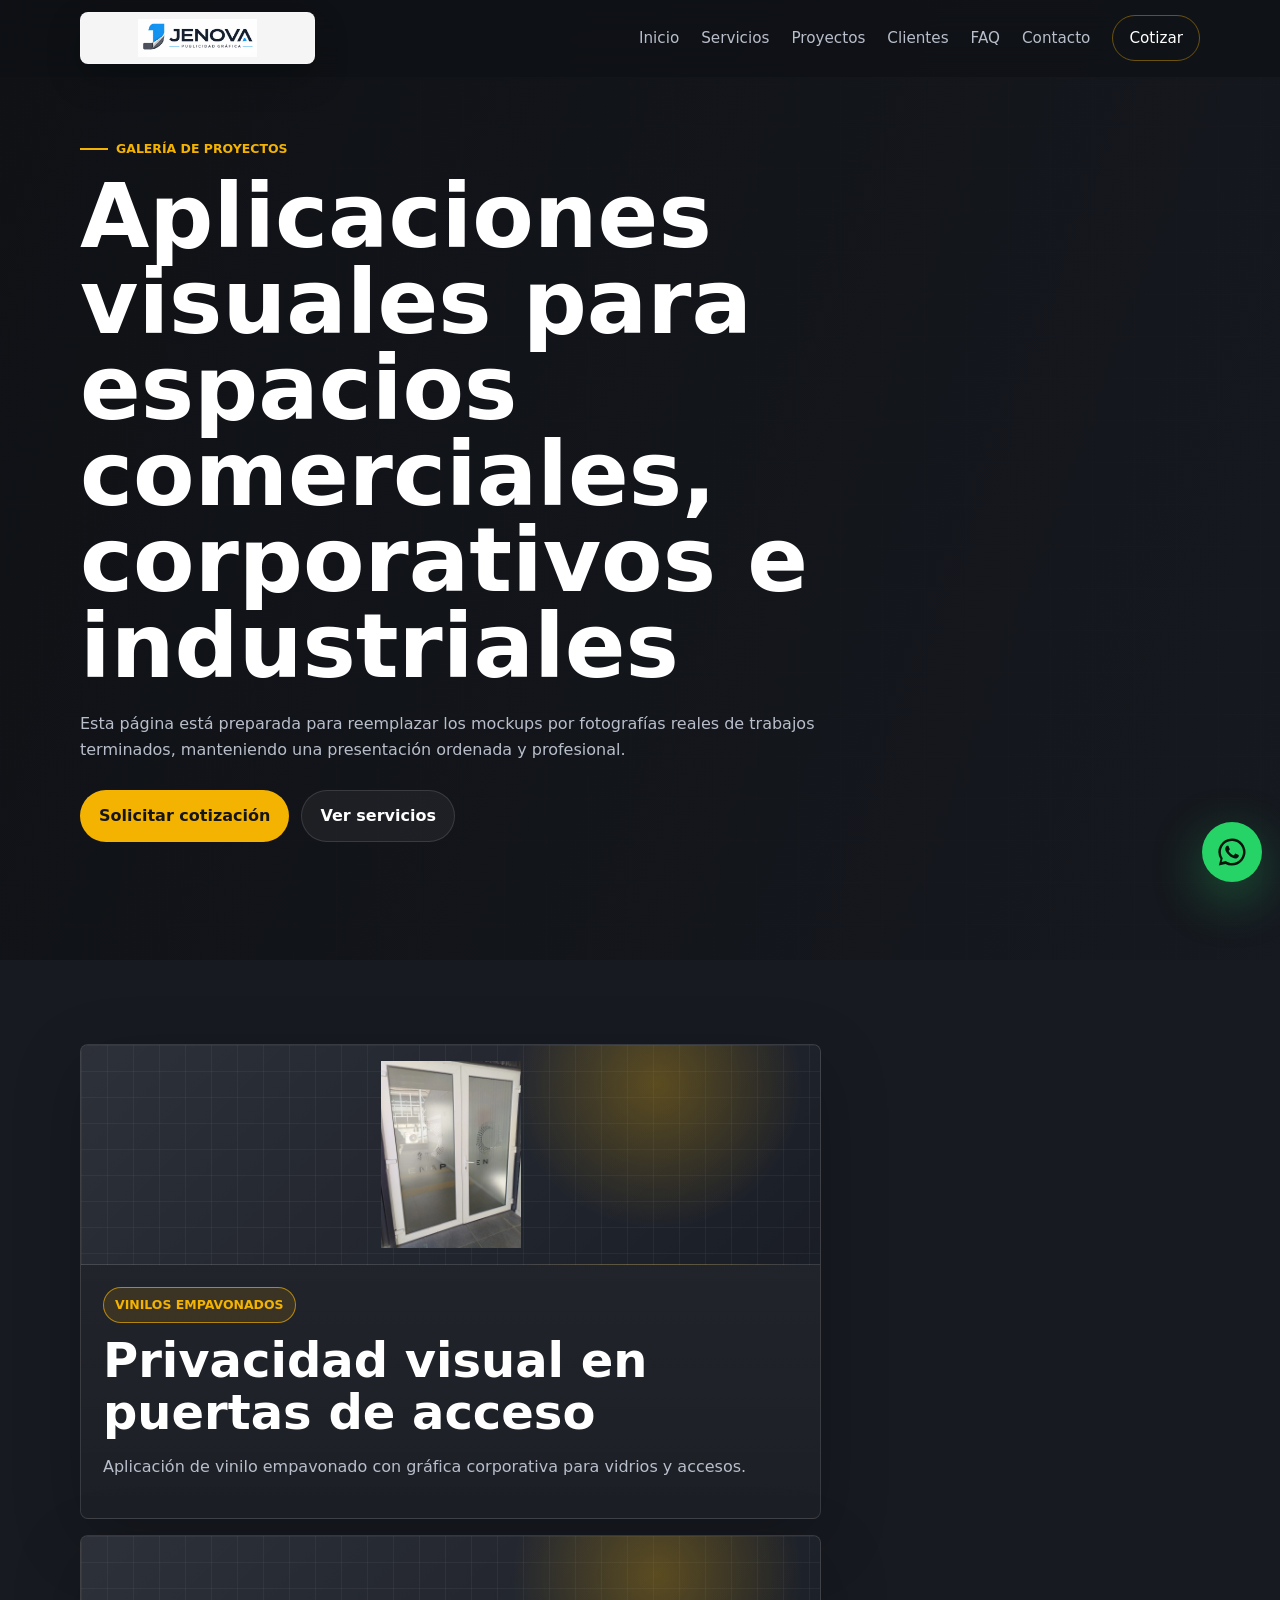
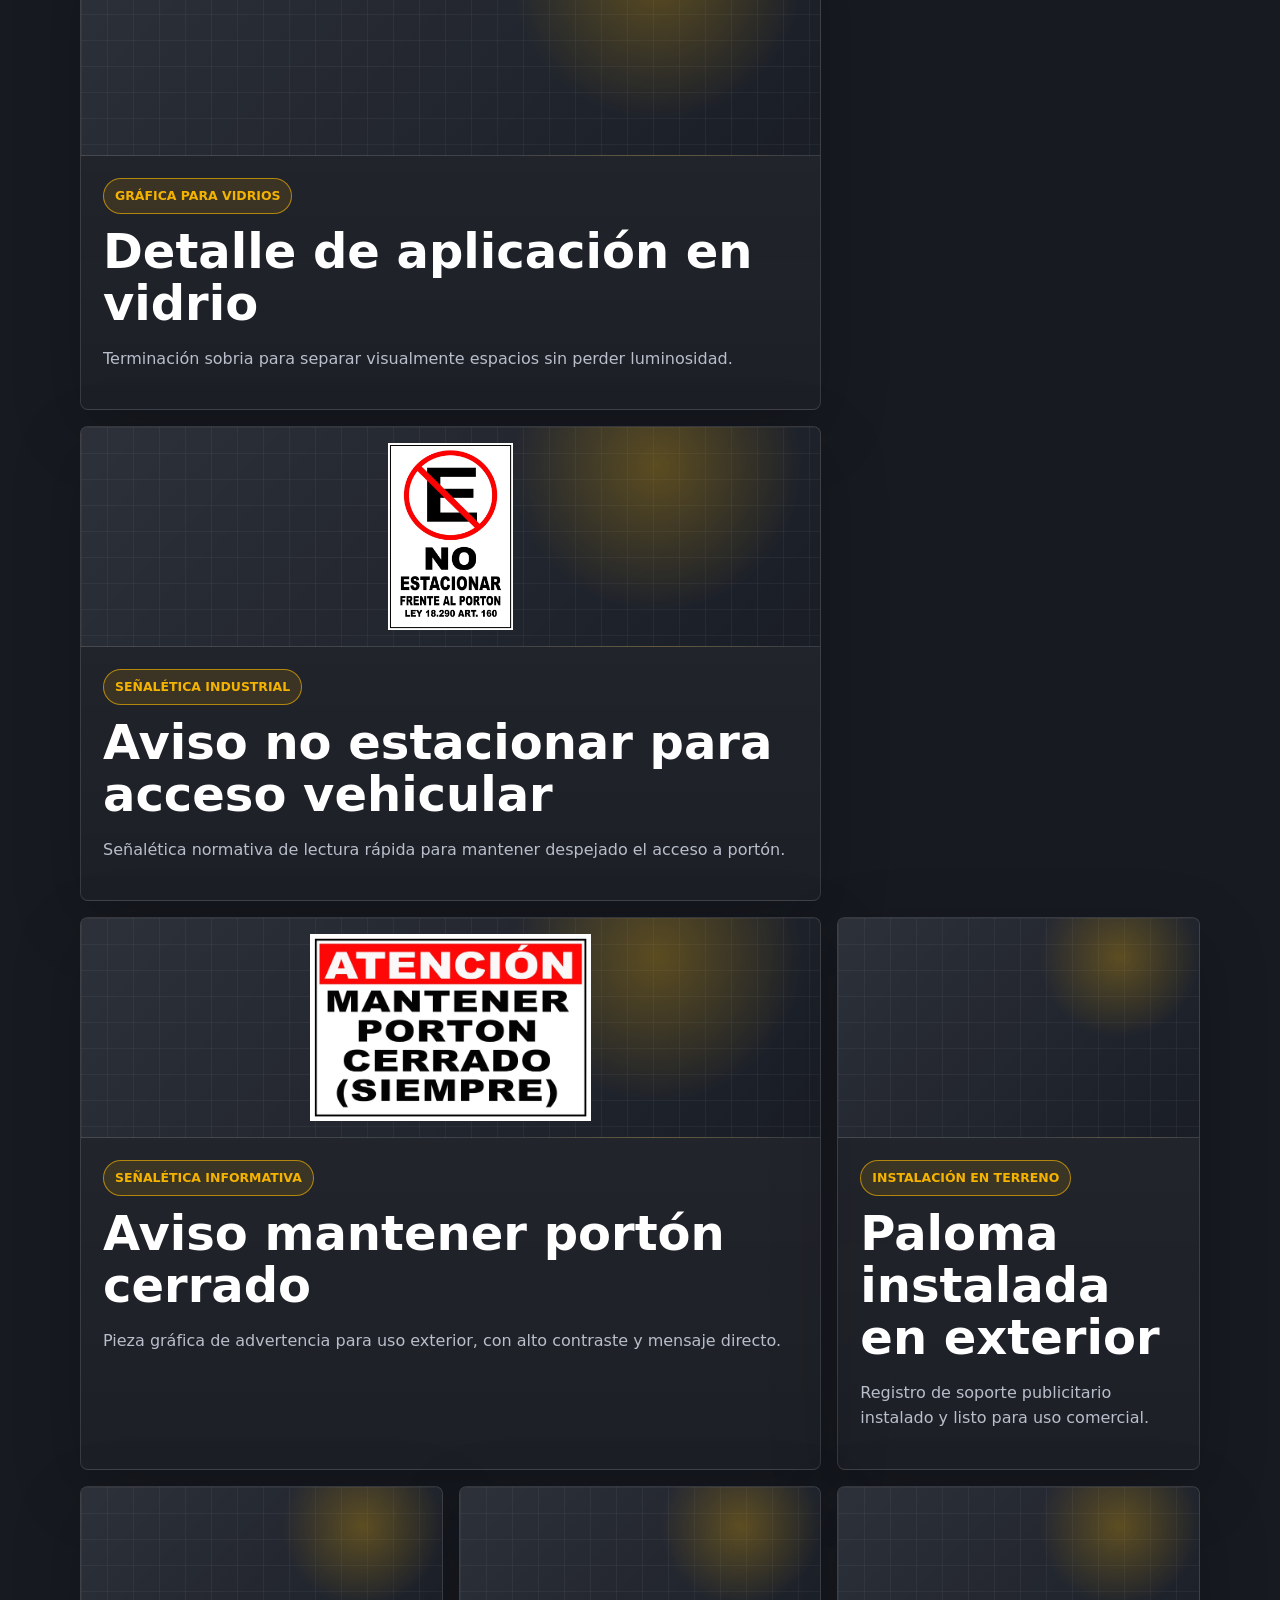
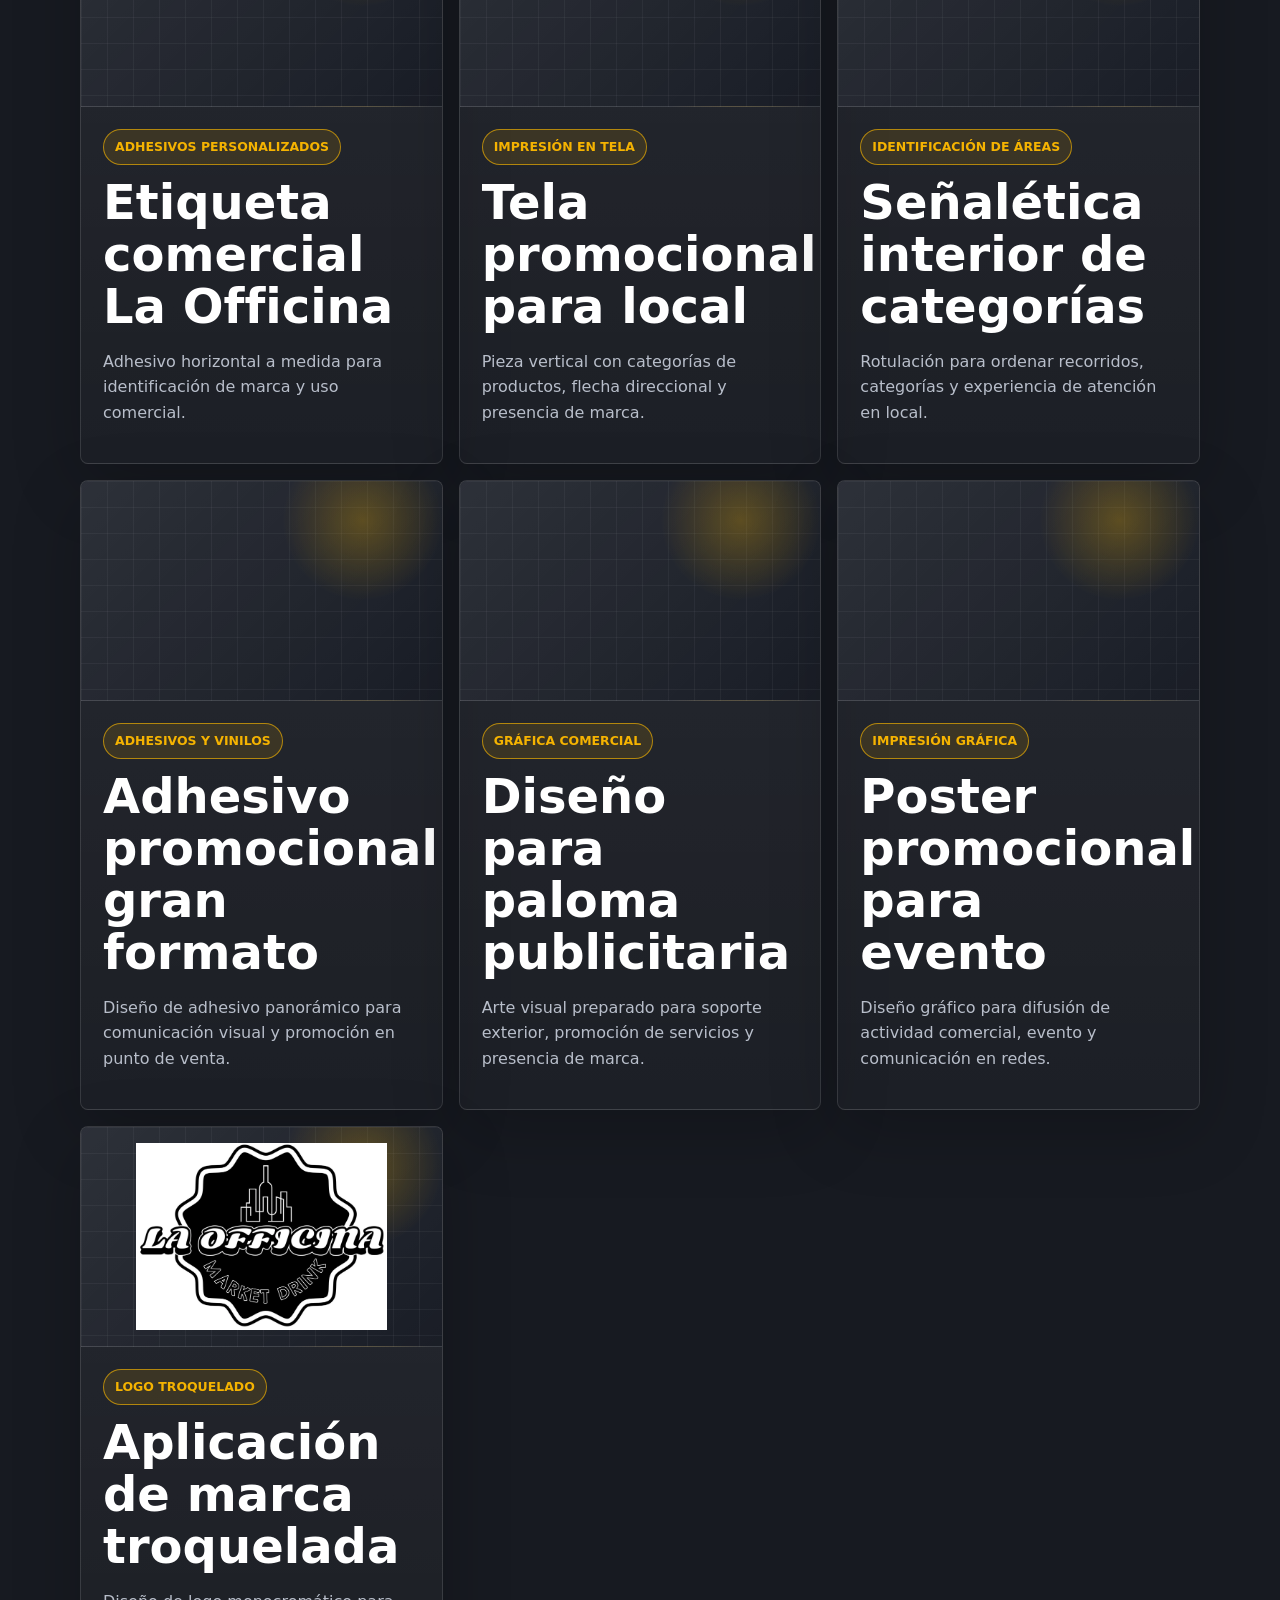
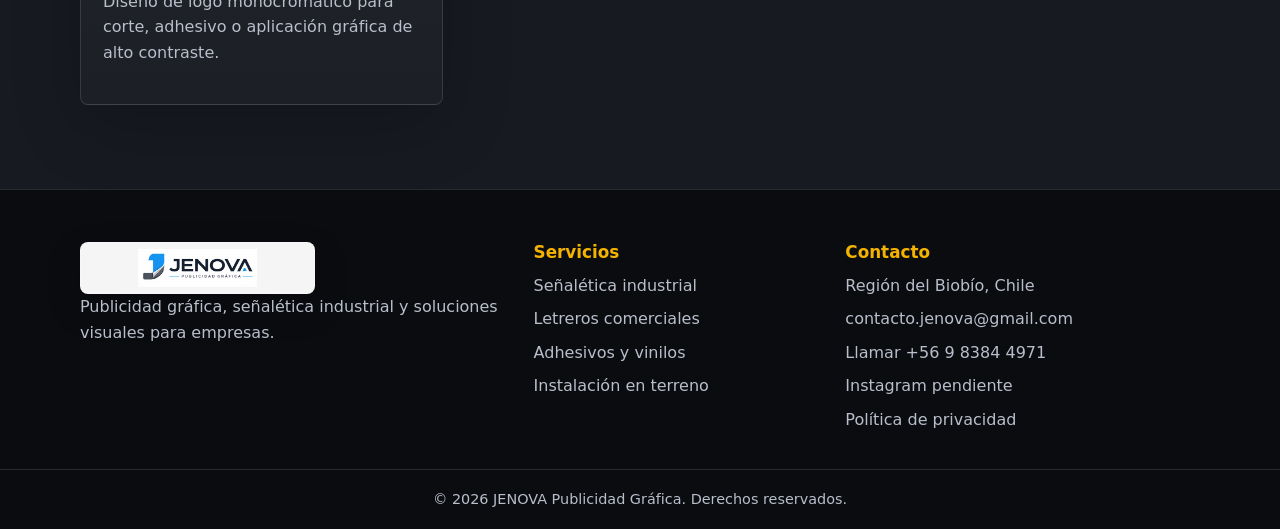
<file: proyectos.html>
<!DOCTYPE html>
<html lang="es-CL">
  <head>
    <meta charset="UTF-8" />
    <meta name="viewport" content="width=device-width, initial-scale=1.0" />
    <title>Proyectos de Señalética, Vinilos y Letreros | JENOVA</title>
    <meta
      name="description"
      content="Galería de trabajos JENOVA: señalética industrial, vinilos empavonados, letreros, adhesivos y gráfica aplicada para empresas del Biobío."
    />
    <meta
      name="keywords"
      content="proyectos señalética industrial, galería letreros comerciales, adhesivos vinilos Biobío, vinilos empavonados, identificación de áreas, Concepción, Coronel"
    />
    <meta name="robots" content="index, follow" />
    <meta name="theme-color" content="#0f1115" />
    <meta property="og:title" content="Proyectos | JENOVA Publicidad Gráfica" />
    <meta
      property="og:description"
      content="Galería de trabajos JENOVA: señalética, vinilos empavonados, letreros, adhesivos y aplicaciones gráficas para empresas."
    />
    <meta property="og:type" content="website" />
    <meta property="og:locale" content="es_CL" />
    <meta property="og:url" content="https://jenova.cl/proyectos.html" />
    <meta property="og:image" content="https://jenova.cl/assets/img/hero-industrial-signage.webp" />
    <meta name="twitter:card" content="summary_large_image" />
    <link rel="canonical" href="https://jenova.cl/proyectos.html" />
    <link rel="icon" href="assets/icons/favicon.svg" type="image/svg+xml" />
    <link rel="stylesheet" href="css/styles.css?v=20260702-seo1" />
  </head>
  <body>
    <header class="site-header" data-header>
      <nav class="navbar" aria-label="Navegación principal">
        <a class="brand brand-image" href="index.html#inicio" aria-label="Ir al inicio">
          <img src="assets/img/logo-jenova-web.webp" alt="JENOVA Publicidad Gráfica" />
        </a>
        <button class="nav-toggle" type="button" aria-label="Abrir menú" aria-expanded="false" data-nav-toggle>
          <span></span>
          <span></span>
          <span></span>
        </button>
        <div class="nav-panel" data-nav-panel>
          <a href="index.html#inicio">Inicio</a>
          <a href="servicios.html">Servicios</a>
          <a href="proyectos.html">Proyectos</a>
          <a href="index.html#clientes">Clientes</a>
          <a href="index.html#faq">FAQ</a>
          <a href="index.html#contacto">Contacto</a>
          <a class="nav-cta" href="index.html#cotizacion">Cotizar</a>
        </div>
      </nav>
    </header>

    <main>
      <section class="section page-hero">
        <div class="container">
          <div class="section-heading reveal">
            <span class="eyebrow">Galería de proyectos</span>
            <h1>Aplicaciones visuales para espacios comerciales, corporativos e industriales</h1>
            <p>
              Esta página está preparada para reemplazar los mockups por fotografías reales de trabajos
              terminados, manteniendo una presentación ordenada y profesional.
            </p>
            <div class="hero-actions">
              <a class="btn btn-primary" href="index.html#cotizacion">Solicitar cotización</a>
              <a class="btn btn-secondary" href="servicios.html">Ver servicios</a>
            </div>
          </div>
        </div>
      </section>

      <section class="section projects">
        <div class="container">
          <div class="project-gallery">
            <article class="project-card reveal">
              <img
                class="project-photo"
                src="assets/img/proyectos/vinilo-empavonado-puertas-enap.webp"
                alt="Vinilo empavonado instalado en puertas de acceso"
                loading="lazy"
                decoding="async"
              />
              <div class="project-body">
                <span>Vinilos empavonados</span>
                <h2>Privacidad visual en puertas de acceso</h2>
                <p>Aplicación de vinilo empavonado con gráfica corporativa para vidrios y accesos.</p>
              </div>
            </article>
            <article class="project-card reveal">
              <img
                class="project-photo"
                src="assets/img/proyectos/vinilo-empavonado-detalle-enap.webp"
                alt="Detalle de vinilo empavonado instalado en puerta"
                loading="lazy"
                decoding="async"
              />
              <div class="project-body">
                <span>Gráfica para vidrios</span>
                <h2>Detalle de aplicación en vidrio</h2>
                <p>Terminación sobria para separar visualmente espacios sin perder luminosidad.</p>
              </div>
            </article>
            <article class="project-card reveal">
              <img
                class="project-photo"
                src="assets/img/proyectos/senal-no-estacionar-porton.webp"
                alt="Señalética no estacionar frente al portón"
                loading="lazy"
                decoding="async"
              />
              <div class="project-body">
                <span>Señalética industrial</span>
                <h2>Aviso no estacionar para acceso vehicular</h2>
                <p>Señalética normativa de lectura rápida para mantener despejado el acceso a portón.</p>
              </div>
            </article>
            <article class="project-card reveal">
              <img
                class="project-photo"
                src="assets/img/proyectos/senal-mantener-porton-cerrado.webp"
                alt="Señal mantener portón cerrado"
                loading="lazy"
                decoding="async"
              />
              <div class="project-body">
                <span>Señalética informativa</span>
                <h2>Aviso mantener portón cerrado</h2>
                <p>Pieza gráfica de advertencia para uso exterior, con alto contraste y mensaje directo.</p>
              </div>
            </article>
            <article class="project-card reveal">
              <img
                class="project-photo"
                src="assets/img/proyectos/paloma-jerplaz-instalada.webp"
                alt="Paloma publicitaria Jerplaz instalada"
                loading="lazy"
                decoding="async"
              />
              <div class="project-body">
                <span>Instalación en terreno</span>
                <h2>Paloma instalada en exterior</h2>
                <p>Registro de soporte publicitario instalado y listo para uso comercial.</p>
              </div>
            </article>
            <article class="project-card reveal">
              <img
                class="project-photo"
                src="assets/img/proyectos/etiqueta-la-officina-60x27.webp"
                alt="Etiqueta adhesiva La Officina Market Drink"
                loading="lazy"
                decoding="async"
              />
              <div class="project-body">
                <span>Adhesivos personalizados</span>
                <h2>Etiqueta comercial La Officina</h2>
                <p>Adhesivo horizontal a medida para identificación de marca y uso comercial.</p>
              </div>
            </article>
            <article class="project-card reveal">
              <img
                class="project-photo"
                src="assets/img/proyectos/tela-la-officina-60x120.webp"
                alt="Diseño vertical en tela La Officina con listado de productos"
                loading="lazy"
                decoding="async"
              />
              <div class="project-body">
                <span>Impresión en tela</span>
                <h2>Tela promocional para local</h2>
                <p>Pieza vertical con categorías de productos, flecha direccional y presencia de marca.</p>
              </div>
            </article>
            <article class="project-card reveal">
              <img
                class="project-photo"
                src="assets/img/proyectos/senaletica-interior-jerplaz.webp"
                alt="Diseño señalética interior para categorías de librería"
                loading="lazy"
                decoding="async"
              />
              <div class="project-body">
                <span>Identificación de áreas</span>
                <h2>Señalética interior de categorías</h2>
                <p>Rotulación para ordenar recorridos, categorías y experiencia de atención en local.</p>
              </div>
            </article>
            <article class="project-card reveal">
              <img
                class="project-photo"
                src="assets/img/proyectos/adhesivo-gtrade-153x59.webp"
                alt="Adhesivo panorámico promocional"
                loading="lazy"
                decoding="async"
              />
              <div class="project-body">
                <span>Adhesivos y vinilos</span>
                <h2>Adhesivo promocional gran formato</h2>
                <p>Diseño de adhesivo panorámico para comunicación visual y promoción en punto de venta.</p>
              </div>
            </article>
            <article class="project-card reveal">
              <img
                class="project-photo"
                src="assets/img/proyectos/paloma-jerplaz-diseno.webp"
                alt="Diseño de paloma publicitaria Jerplaz"
                loading="lazy"
                decoding="async"
              />
              <div class="project-body">
                <span>Gráfica comercial</span>
                <h2>Diseño para paloma publicitaria</h2>
                <p>Arte visual preparado para soporte exterior, promoción de servicios y presencia de marca.</p>
              </div>
            </article>
            <article class="project-card reveal">
              <img
                class="project-photo"
                src="assets/img/proyectos/poster-jerplaz-firma-libros.webp"
                alt="Poster promocional para firma de libros"
                loading="lazy"
                decoding="async"
              />
              <div class="project-body">
                <span>Impresión gráfica</span>
                <h2>Poster promocional para evento</h2>
                <p>Diseño gráfico para difusión de actividad comercial, evento y comunicación en redes.</p>
              </div>
            </article>
            <article class="project-card reveal">
              <img
                class="project-photo"
                src="assets/img/proyectos/logo-troquelado-la-officina.webp"
                alt="Logo troquelado La Officina Market Drink"
                loading="lazy"
                decoding="async"
              />
              <div class="project-body">
                <span>Logo troquelado</span>
                <h2>Aplicación de marca troquelada</h2>
                <p>Diseño de logo monocromático para corte, adhesivo o aplicación gráfica de alto contraste.</p>
              </div>
            </article>
          </div>
        </div>
      </section>
    </main>

    <footer class="site-footer">
      <div class="container footer-grid">
        <div>
          <a class="brand brand-image" href="index.html#inicio">
            <img src="assets/img/logo-jenova-web.webp" alt="JENOVA Publicidad Gráfica" />
          </a>
          <p>Publicidad gráfica, señalética industrial y soluciones visuales para empresas.</p>
        </div>
        <div>
          <h3>Servicios</h3>
          <ul>
            <li>Señalética industrial</li>
            <li>Letreros comerciales</li>
            <li>Adhesivos y vinilos</li>
            <li>Instalación en terreno</li>
          </ul>
        </div>
        <div>
          <h3>Contacto</h3>
          <ul>
            <li>Región del Biobío, Chile</li>
            <li><a href="mailto:contacto.jenova@gmail.com">contacto.jenova@gmail.com</a></li>
            <li><a href="tel:+56983844971">Llamar +56 9 8384 4971</a></li>
            <li>Instagram pendiente</li>
            <li><a href="privacidad.html">Política de privacidad</a></li>
          </ul>
        </div>
      </div>
      <div class="footer-bottom">
        <span>© <span id="year"></span> JENOVA Publicidad Gráfica. Derechos reservados.</span>
      </div>
    </footer>

    <a
      class="whatsapp-float"
      href="https://wa.me/56983844971?text=Hola%2C%20quiero%20cotizar%20un%20servicio%20de%20se%C3%B1al%C3%A9tica%2Fgr%C3%A1fica%20para%20mi%20empresa"
      aria-label="Cotizar por WhatsApp con JENOVA"
      target="_blank"
      rel="noopener"
    >
      <svg viewBox="0 0 32 32" aria-hidden="true" focusable="false"><path d="M16.04 3.2A12.76 12.76 0 0 0 5.18 22.67L3.6 28.8l6.28-1.62A12.76 12.76 0 1 0 16.04 3.2Zm0 23.22c-2 0-3.94-.57-5.62-1.66l-.4-.25-3.73.96.99-3.64-.26-.42a10.43 10.43 0 1 1 9.02 5.01Zm5.72-7.8c-.31-.16-1.85-.91-2.14-1.02-.29-.1-.5-.16-.71.16-.21.31-.82 1.02-1 1.23-.19.21-.37.24-.68.08-.31-.16-1.33-.49-2.53-1.56-.93-.83-1.56-1.86-1.74-2.17-.18-.31-.02-.48.14-.64.14-.14.31-.37.47-.55.16-.18.21-.31.31-.52.1-.21.05-.39-.03-.55-.08-.16-.71-1.71-.97-2.34-.26-.61-.52-.53-.71-.54h-.61c-.21 0-.55.08-.84.39-.29.31-1.1 1.07-1.1 2.62s1.13 3.04 1.29 3.25c.16.21 2.22 3.39 5.38 4.75.75.32 1.34.52 1.8.66.76.24 1.45.21 1.99.13.61-.09 1.85-.76 2.11-1.49.26-.73.26-1.36.18-1.49-.08-.13-.29-.21-.6-.37Z" /></svg>
    </a>

    <script src="js/main.js?v=20260624-wa2"></script>
  </body>
</html>
</file>
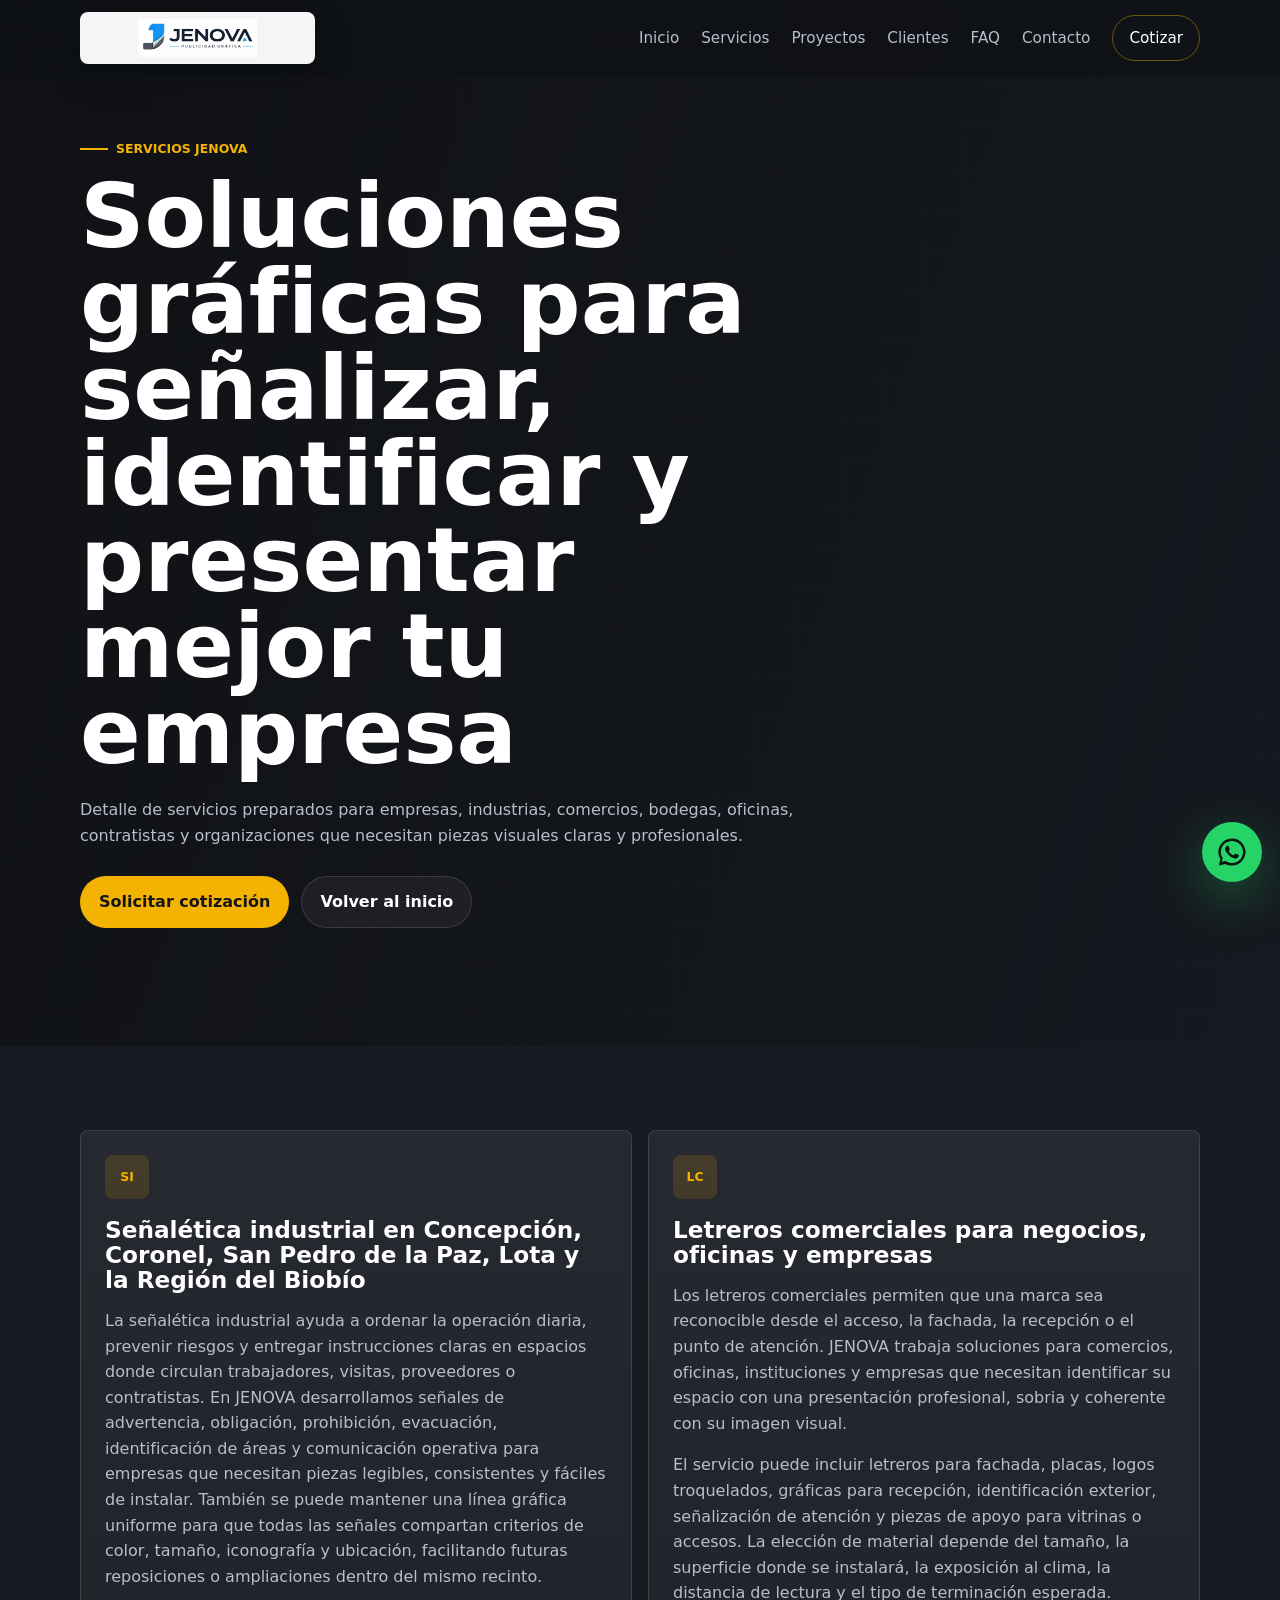
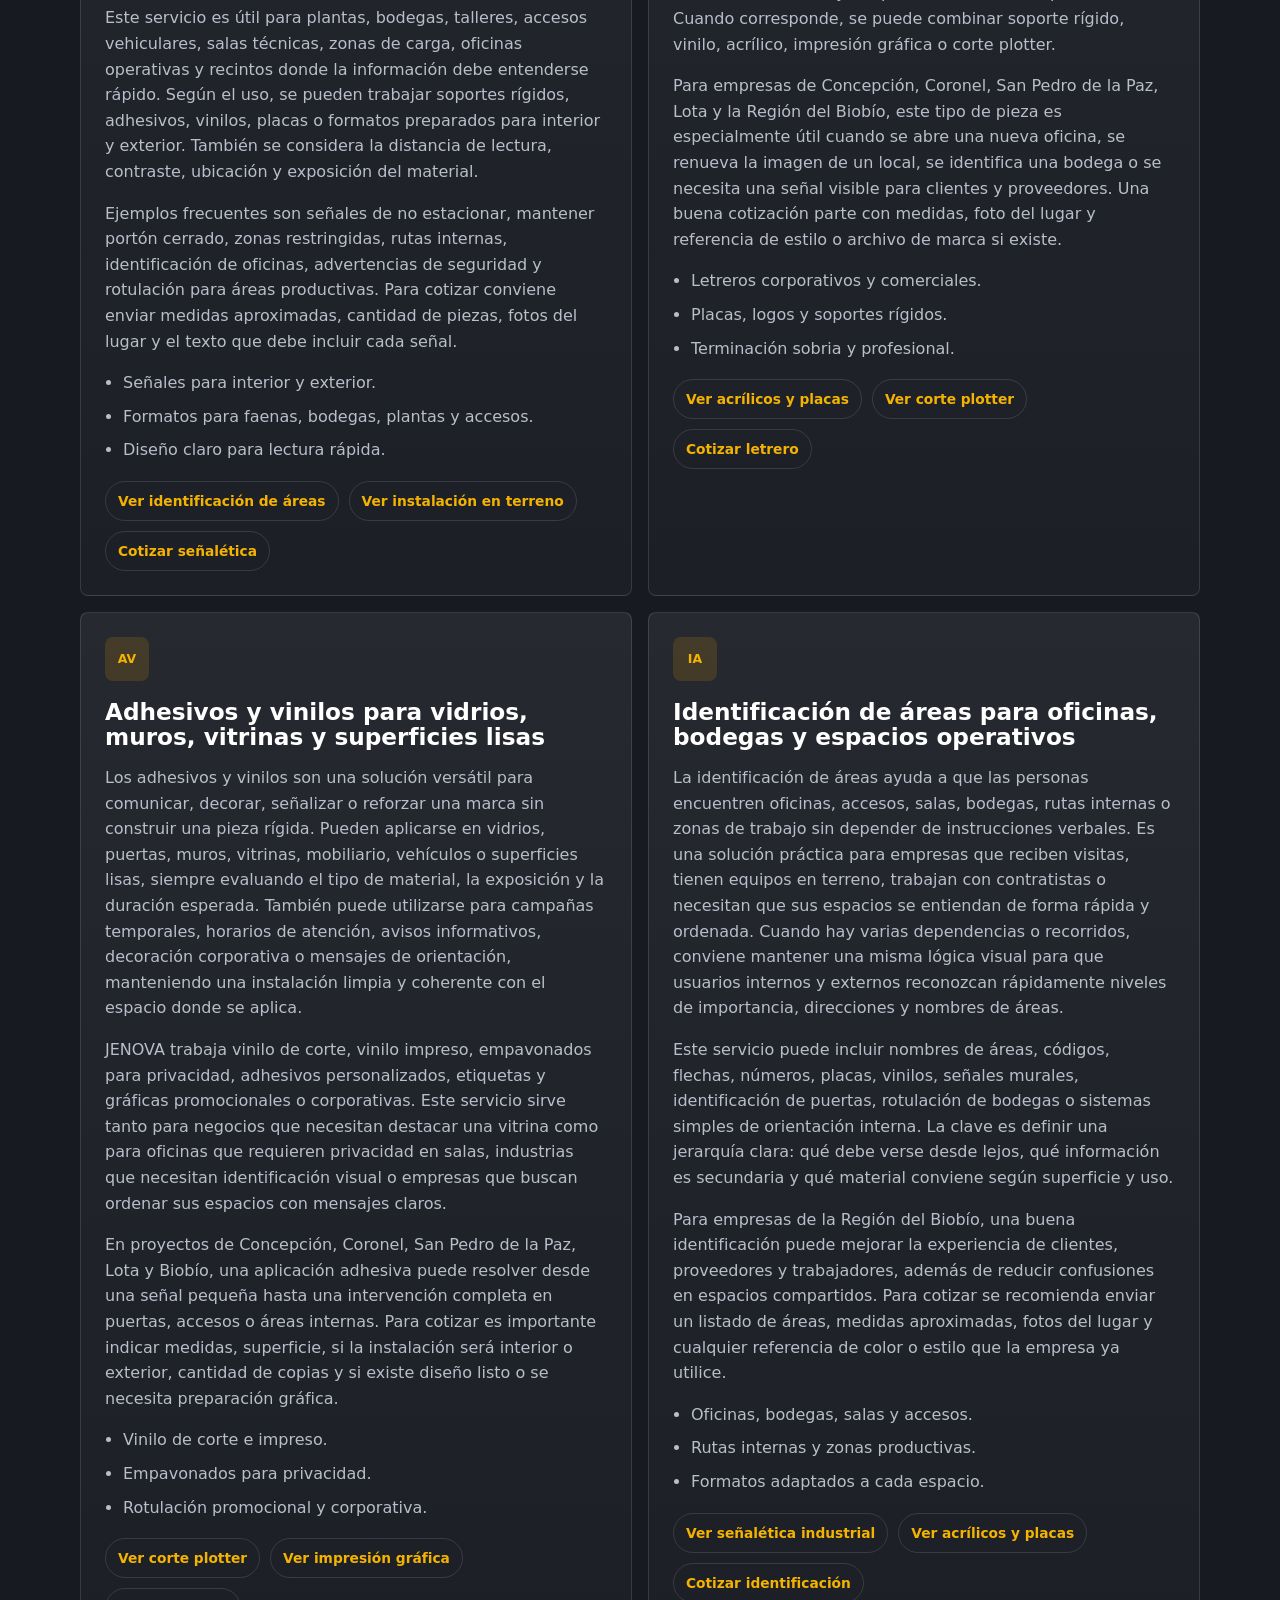
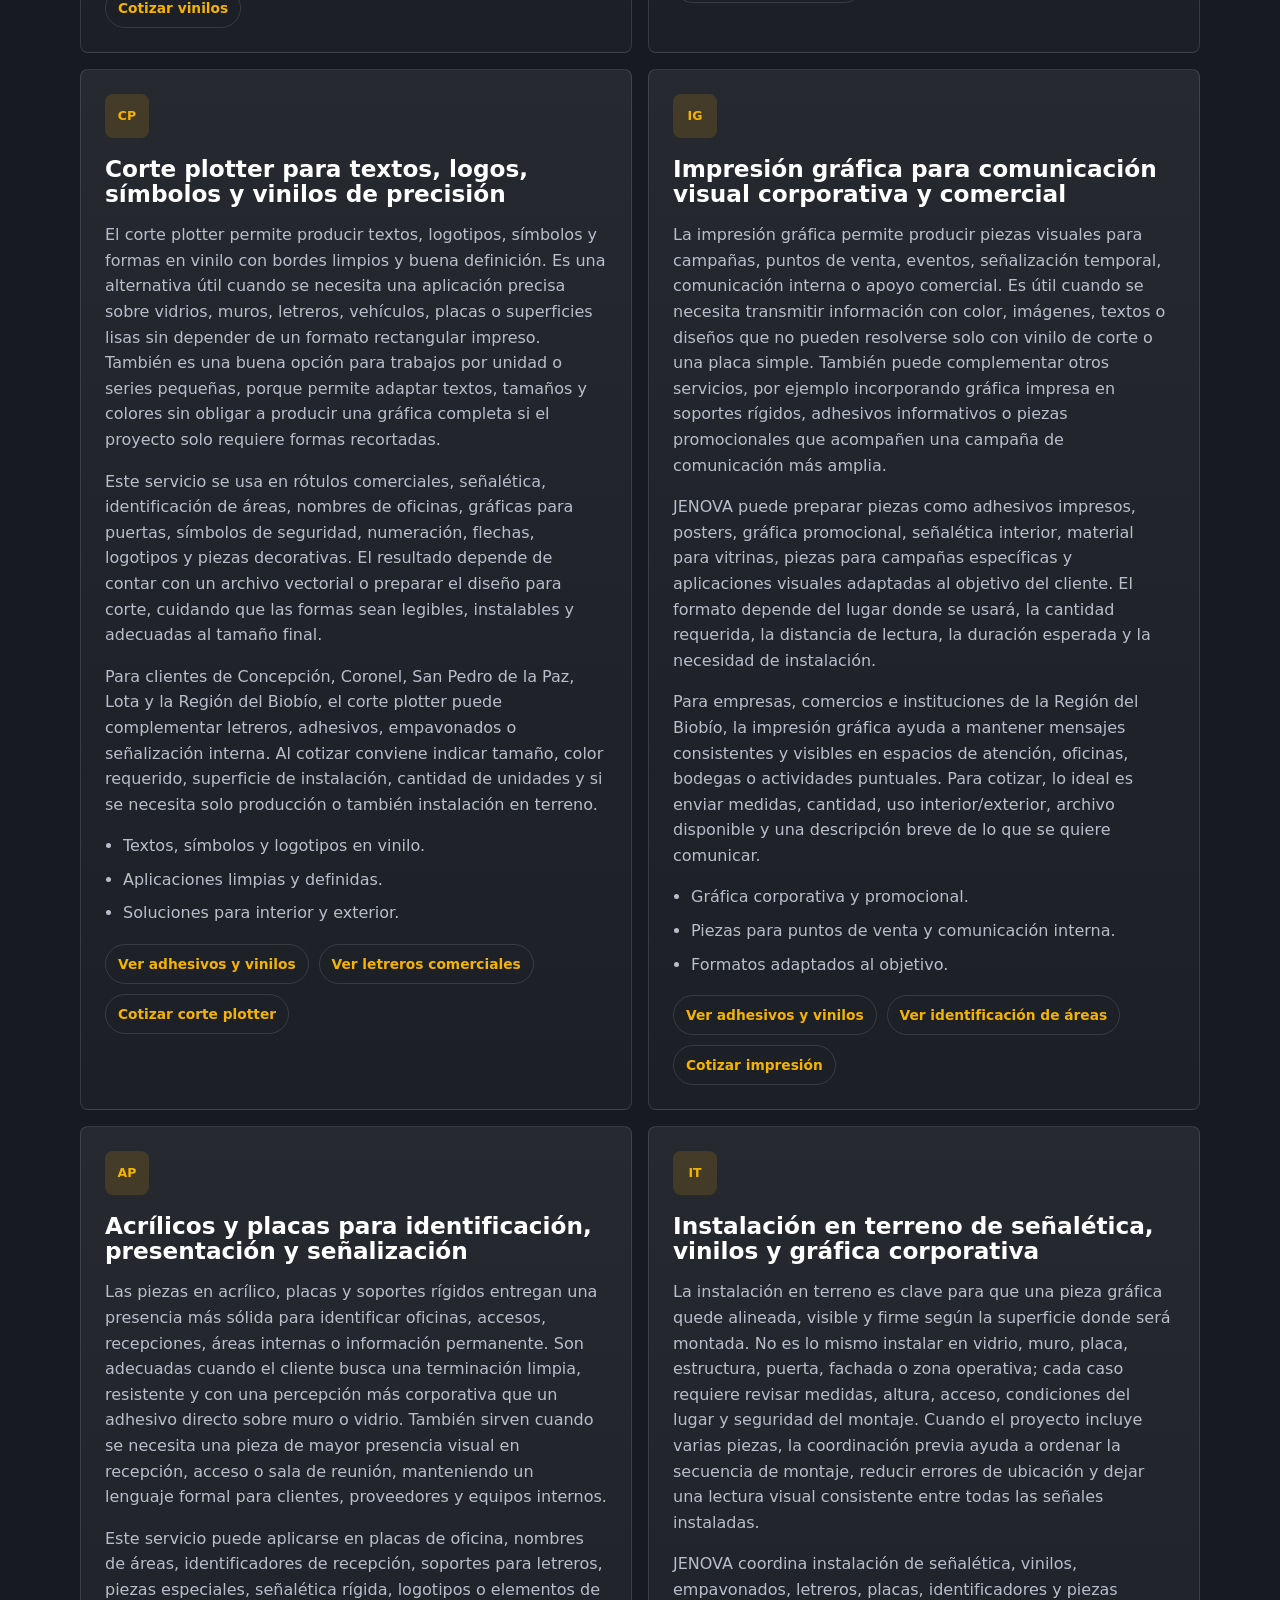
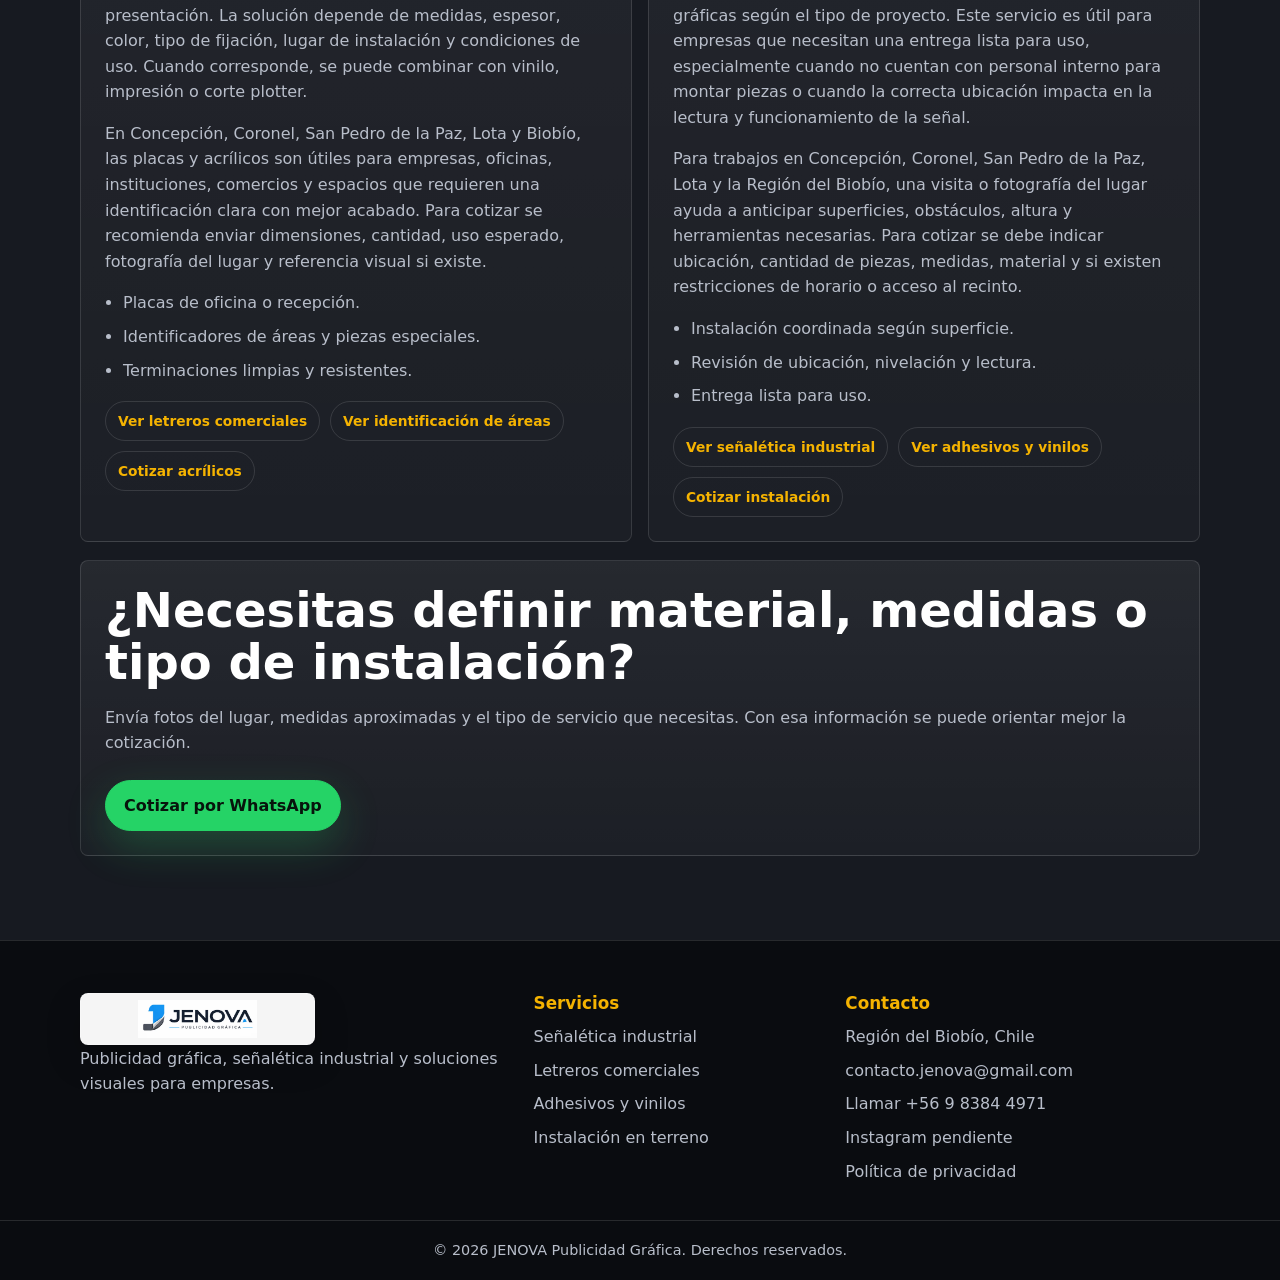
<file: servicios.html>
<!DOCTYPE html>
<html lang="es-CL">
  <head>
    <meta charset="UTF-8" />
    <meta name="viewport" content="width=device-width, initial-scale=1.0" />
    <title>Servicios de Señalética y Publicidad Gráfica | JENOVA Biobío</title>
    <meta
      name="description"
      content="Servicios de señalética industrial, letreros comerciales, adhesivos, vinilos, placas e instalación gráfica para empresas en Concepción, Coronel, San Pedro de la Paz, Lota y Biobío."
    />
    <meta
      name="keywords"
      content="servicios de publicidad gráfica, señalética industrial Biobío, letreros comerciales, adhesivos, vinilos, placas acrílicas, instalación de señalética, Concepción, Coronel"
    />
    <meta name="robots" content="index, follow" />
    <meta name="theme-color" content="#0f1115" />
    <meta property="og:title" content="Servicios | JENOVA Publicidad Gráfica" />
    <meta
      property="og:description"
      content="Señalética industrial, letreros comerciales, adhesivos, vinilos e instalación gráfica para empresas de Concepción, Coronel, San Pedro de la Paz, Lota y Biobío."
    />
    <meta property="og:type" content="website" />
    <meta property="og:locale" content="es_CL" />
    <meta property="og:url" content="https://jenova.cl/servicios.html" />
    <meta property="og:image" content="https://jenova.cl/assets/img/hero-industrial-signage.webp" />
    <meta name="twitter:card" content="summary_large_image" />
    <link rel="canonical" href="https://jenova.cl/servicios.html" />
    <link rel="icon" href="assets/icons/favicon.svg" type="image/svg+xml" />
    <link rel="stylesheet" href="css/styles.css?v=20260702-seo1" />
    <script type="application/ld+json">
      {
        "@context": "https://schema.org",
        "@graph": [
          {
            "@type": "ItemList",
            "@id": "https://jenova.cl/servicios.html#servicios",
            "name": "Servicios de JENOVA Publicidad Gráfica",
            "itemListElement": [
              { "@type": "ListItem", "position": 1, "item": { "@type": "Service", "@id": "https://jenova.cl/servicios.html#senaletica-industrial", "name": "Señalética industrial", "areaServed": "Región del Biobío, Chile", "provider": { "@id": "https://jenova.cl/#empresa" } } },
              { "@type": "ListItem", "position": 2, "item": { "@type": "Service", "@id": "https://jenova.cl/servicios.html#letreros-comerciales", "name": "Letreros comerciales", "areaServed": "Región del Biobío, Chile", "provider": { "@id": "https://jenova.cl/#empresa" } } },
              { "@type": "ListItem", "position": 3, "item": { "@type": "Service", "@id": "https://jenova.cl/servicios.html#adhesivos-vinilos", "name": "Adhesivos y vinilos", "areaServed": "Región del Biobío, Chile", "provider": { "@id": "https://jenova.cl/#empresa" } } },
              { "@type": "ListItem", "position": 4, "item": { "@type": "Service", "@id": "https://jenova.cl/servicios.html#identificacion-areas", "name": "Identificación de áreas", "areaServed": "Región del Biobío, Chile", "provider": { "@id": "https://jenova.cl/#empresa" } } },
              { "@type": "ListItem", "position": 5, "item": { "@type": "Service", "@id": "https://jenova.cl/servicios.html#corte-plotter", "name": "Corte plotter", "areaServed": "Región del Biobío, Chile", "provider": { "@id": "https://jenova.cl/#empresa" } } },
              { "@type": "ListItem", "position": 6, "item": { "@type": "Service", "@id": "https://jenova.cl/servicios.html#impresion-grafica", "name": "Impresión gráfica", "areaServed": "Región del Biobío, Chile", "provider": { "@id": "https://jenova.cl/#empresa" } } },
              { "@type": "ListItem", "position": 7, "item": { "@type": "Service", "@id": "https://jenova.cl/servicios.html#acrilicos-placas", "name": "Acrílicos y placas", "areaServed": "Región del Biobío, Chile", "provider": { "@id": "https://jenova.cl/#empresa" } } },
              { "@type": "ListItem", "position": 8, "item": { "@type": "Service", "@id": "https://jenova.cl/servicios.html#instalacion-terreno", "name": "Instalación en terreno", "areaServed": "Región del Biobío, Chile", "provider": { "@id": "https://jenova.cl/#empresa" } } }
            ]
          },
          {
            "@type": "ProfessionalService",
            "@id": "https://jenova.cl/#empresa",
            "name": "JENOVA Publicidad Gráfica",
            "url": "https://jenova.cl/",
            "telephone": "+56 9 8384 4971",
            "areaServed": "Región del Biobío, Chile"
          }
        ]
      }
    </script>
  </head>
  <body>
    <header class="site-header" data-header>
      <nav class="navbar" aria-label="Navegación principal">
        <a class="brand brand-image" href="index.html#inicio" aria-label="Ir al inicio">
          <img src="assets/img/logo-jenova-web.webp" alt="JENOVA Publicidad Gráfica" />
        </a>
        <button class="nav-toggle" type="button" aria-label="Abrir menú" aria-expanded="false" data-nav-toggle>
          <span></span>
          <span></span>
          <span></span>
        </button>
        <div class="nav-panel" data-nav-panel>
          <a href="index.html#inicio">Inicio</a>
          <a href="servicios.html">Servicios</a>
          <a href="proyectos.html">Proyectos</a>
          <a href="index.html#clientes">Clientes</a>
          <a href="index.html#faq">FAQ</a>
          <a href="index.html#contacto">Contacto</a>
          <a class="nav-cta" href="index.html#cotizacion">Cotizar</a>
        </div>
      </nav>
    </header>

    <main>
      <section class="section page-hero">
        <div class="container">
          <div class="section-heading reveal">
            <span class="eyebrow">Servicios JENOVA</span>
            <h1>Soluciones gráficas para señalizar, identificar y presentar mejor tu empresa</h1>
            <p>
              Detalle de servicios preparados para empresas, industrias, comercios, bodegas, oficinas,
              contratistas y organizaciones que necesitan piezas visuales claras y profesionales.
            </p>
            <div class="hero-actions">
              <a class="btn btn-primary" href="index.html#cotizacion">Solicitar cotización</a>
              <a class="btn btn-secondary" href="index.html">Volver al inicio</a>
            </div>
          </div>
        </div>
      </section>

      <section class="section service-detail-section" id="servicios-detalle">
        <div class="container service-detail-grid">
          <article class="service-detail reveal" id="senaletica-industrial">
            <span class="icon">SI</span>
            <h2>Señalética industrial en Concepción, Coronel, San Pedro de la Paz, Lota y la Región del Biobío</h2>
            <p>
              La señalética industrial ayuda a ordenar la operación diaria, prevenir riesgos y entregar instrucciones claras en espacios donde circulan trabajadores, visitas, proveedores o contratistas. En JENOVA desarrollamos señales de advertencia, obligación, prohibición, evacuación, identificación de áreas y comunicación operativa para empresas que necesitan piezas legibles, consistentes y fáciles de instalar.
             También se puede mantener una línea gráfica uniforme para que todas las señales compartan criterios de color, tamaño, iconografía y ubicación, facilitando futuras reposiciones o ampliaciones dentro del mismo recinto.
            </p>
            <p>
              Este servicio es útil para plantas, bodegas, talleres, accesos vehiculares, salas técnicas, zonas de carga, oficinas operativas y recintos donde la información debe entenderse rápido. Según el uso, se pueden trabajar soportes rígidos, adhesivos, vinilos, placas o formatos preparados para interior y exterior. También se considera la distancia de lectura, contraste, ubicación y exposición del material.
            </p>
            <p>
              Ejemplos frecuentes son señales de no estacionar, mantener portón cerrado, zonas restringidas, rutas internas, identificación de oficinas, advertencias de seguridad y rotulación para áreas productivas. Para cotizar conviene enviar medidas aproximadas, cantidad de piezas, fotos del lugar y el texto que debe incluir cada señal.
            </p>
            <ul>
              <li>Señales para interior y exterior.</li>
              <li>Formatos para faenas, bodegas, plantas y accesos.</li>
              <li>Diseño claro para lectura rápida.</li>
            </ul>
            <div class="related-links" aria-label="Servicios relacionados">
              <a href="#identificacion-areas">Ver identificación de áreas</a>
              <a href="#instalacion-terreno">Ver instalación en terreno</a>
              <a href="index.html#cotizacion">Cotizar señalética</a>
            </div>
          </article>
          <article class="service-detail reveal" id="letreros-comerciales">
            <span class="icon">LC</span>
            <h2>Letreros comerciales para negocios, oficinas y empresas</h2>
            <p>
              Los letreros comerciales permiten que una marca sea reconocible desde el acceso, la fachada, la recepción o el punto de atención. JENOVA trabaja soluciones para comercios, oficinas, instituciones y empresas que necesitan identificar su espacio con una presentación profesional, sobria y coherente con su imagen visual.
            </p>
            <p>
              El servicio puede incluir letreros para fachada, placas, logos troquelados, gráficas para recepción, identificación exterior, señalización de atención y piezas de apoyo para vitrinas o accesos. La elección de material depende del tamaño, la superficie donde se instalará, la exposición al clima, la distancia de lectura y el tipo de terminación esperada. Cuando corresponde, se puede combinar soporte rígido, vinilo, acrílico, impresión gráfica o corte plotter.
            </p>
            <p>
              Para empresas de Concepción, Coronel, San Pedro de la Paz, Lota y la Región del Biobío, este tipo de pieza es especialmente útil cuando se abre una nueva oficina, se renueva la imagen de un local, se identifica una bodega o se necesita una señal visible para clientes y proveedores. Una buena cotización parte con medidas, foto del lugar y referencia de estilo o archivo de marca si existe.
            </p>
            <ul>
              <li>Letreros corporativos y comerciales.</li>
              <li>Placas, logos y soportes rígidos.</li>
              <li>Terminación sobria y profesional.</li>
            </ul>
            <div class="related-links" aria-label="Servicios relacionados">
              <a href="#acrilicos-placas">Ver acrílicos y placas</a>
              <a href="#corte-plotter">Ver corte plotter</a>
              <a href="index.html#cotizacion">Cotizar letrero</a>
            </div>
          </article>
          <article class="service-detail reveal" id="adhesivos-vinilos">
            <span class="icon">AV</span>
            <h2>Adhesivos y vinilos para vidrios, muros, vitrinas y superficies lisas</h2>
            <p>
              Los adhesivos y vinilos son una solución versátil para comunicar, decorar, señalizar o reforzar una marca sin construir una pieza rígida. Pueden aplicarse en vidrios, puertas, muros, vitrinas, mobiliario, vehículos o superficies lisas, siempre evaluando el tipo de material, la exposición y la duración esperada.
             También puede utilizarse para campañas temporales, horarios de atención, avisos informativos, decoración corporativa o mensajes de orientación, manteniendo una instalación limpia y coherente con el espacio donde se aplica.
            </p>
            <p>
              JENOVA trabaja vinilo de corte, vinilo impreso, empavonados para privacidad, adhesivos personalizados, etiquetas y gráficas promocionales o corporativas. Este servicio sirve tanto para negocios que necesitan destacar una vitrina como para oficinas que requieren privacidad en salas, industrias que necesitan identificación visual o empresas que buscan ordenar sus espacios con mensajes claros.
            </p>
            <p>
              En proyectos de Concepción, Coronel, San Pedro de la Paz, Lota y Biobío, una aplicación adhesiva puede resolver desde una señal pequeña hasta una intervención completa en puertas, accesos o áreas internas. Para cotizar es importante indicar medidas, superficie, si la instalación será interior o exterior, cantidad de copias y si existe diseño listo o se necesita preparación gráfica.
            </p>
            <ul>
              <li>Vinilo de corte e impreso.</li>
              <li>Empavonados para privacidad.</li>
              <li>Rotulación promocional y corporativa.</li>
            </ul>
            <div class="related-links" aria-label="Servicios relacionados">
              <a href="#corte-plotter">Ver corte plotter</a>
              <a href="#impresion-grafica">Ver impresión gráfica</a>
              <a href="index.html#cotizacion">Cotizar vinilos</a>
            </div>
          </article>
          <article class="service-detail reveal" id="identificacion-areas">
            <span class="icon">IA</span>
            <h2>Identificación de áreas para oficinas, bodegas y espacios operativos</h2>
            <p>
              La identificación de áreas ayuda a que las personas encuentren oficinas, accesos, salas, bodegas, rutas internas o zonas de trabajo sin depender de instrucciones verbales. Es una solución práctica para empresas que reciben visitas, tienen equipos en terreno, trabajan con contratistas o necesitan que sus espacios se entiendan de forma rápida y ordenada.
             Cuando hay varias dependencias o recorridos, conviene mantener una misma lógica visual para que usuarios internos y externos reconozcan rápidamente niveles de importancia, direcciones y nombres de áreas.
            </p>
            <p>
              Este servicio puede incluir nombres de áreas, códigos, flechas, números, placas, vinilos, señales murales, identificación de puertas, rotulación de bodegas o sistemas simples de orientación interna. La clave es definir una jerarquía clara: qué debe verse desde lejos, qué información es secundaria y qué material conviene según superficie y uso.
            </p>
            <p>
              Para empresas de la Región del Biobío, una buena identificación puede mejorar la experiencia de clientes, proveedores y trabajadores, además de reducir confusiones en espacios compartidos. Para cotizar se recomienda enviar un listado de áreas, medidas aproximadas, fotos del lugar y cualquier referencia de color o estilo que la empresa ya utilice.
            </p>
            <ul>
              <li>Oficinas, bodegas, salas y accesos.</li>
              <li>Rutas internas y zonas productivas.</li>
              <li>Formatos adaptados a cada espacio.</li>
            </ul>
            <div class="related-links" aria-label="Servicios relacionados">
              <a href="#senaletica-industrial">Ver señalética industrial</a>
              <a href="#acrilicos-placas">Ver acrílicos y placas</a>
              <a href="index.html#cotizacion">Cotizar identificación</a>
            </div>
          </article>
          <article class="service-detail reveal" id="corte-plotter">
            <span class="icon">CP</span>
            <h2>Corte plotter para textos, logos, símbolos y vinilos de precisión</h2>
            <p>
              El corte plotter permite producir textos, logotipos, símbolos y formas en vinilo con bordes limpios y buena definición. Es una alternativa útil cuando se necesita una aplicación precisa sobre vidrios, muros, letreros, vehículos, placas o superficies lisas sin depender de un formato rectangular impreso.
             También es una buena opción para trabajos por unidad o series pequeñas, porque permite adaptar textos, tamaños y colores sin obligar a producir una gráfica completa si el proyecto solo requiere formas recortadas.
            </p>
            <p>
              Este servicio se usa en rótulos comerciales, señalética, identificación de áreas, nombres de oficinas, gráficas para puertas, símbolos de seguridad, numeración, flechas, logotipos y piezas decorativas. El resultado depende de contar con un archivo vectorial o preparar el diseño para corte, cuidando que las formas sean legibles, instalables y adecuadas al tamaño final.
            </p>
            <p>
              Para clientes de Concepción, Coronel, San Pedro de la Paz, Lota y la Región del Biobío, el corte plotter puede complementar letreros, adhesivos, empavonados o señalización interna. Al cotizar conviene indicar tamaño, color requerido, superficie de instalación, cantidad de unidades y si se necesita solo producción o también instalación en terreno.
            </p>
            <ul>
              <li>Textos, símbolos y logotipos en vinilo.</li>
              <li>Aplicaciones limpias y definidas.</li>
              <li>Soluciones para interior y exterior.</li>
            </ul>
            <div class="related-links" aria-label="Servicios relacionados">
              <a href="#adhesivos-vinilos">Ver adhesivos y vinilos</a>
              <a href="#letreros-comerciales">Ver letreros comerciales</a>
              <a href="index.html#cotizacion">Cotizar corte plotter</a>
            </div>
          </article>
          <article class="service-detail reveal" id="impresion-grafica">
            <span class="icon">IG</span>
            <h2>Impresión gráfica para comunicación visual corporativa y comercial</h2>
            <p>
              La impresión gráfica permite producir piezas visuales para campañas, puntos de venta, eventos, señalización temporal, comunicación interna o apoyo comercial. Es útil cuando se necesita transmitir información con color, imágenes, textos o diseños que no pueden resolverse solo con vinilo de corte o una placa simple.
             También puede complementar otros servicios, por ejemplo incorporando gráfica impresa en soportes rígidos, adhesivos informativos o piezas promocionales que acompañen una campaña de comunicación más amplia.
            </p>
            <p>
              JENOVA puede preparar piezas como adhesivos impresos, posters, gráfica promocional, señalética interior, material para vitrinas, piezas para campañas específicas y aplicaciones visuales adaptadas al objetivo del cliente. El formato depende del lugar donde se usará, la cantidad requerida, la distancia de lectura, la duración esperada y la necesidad de instalación.
            </p>
            <p>
              Para empresas, comercios e instituciones de la Región del Biobío, la impresión gráfica ayuda a mantener mensajes consistentes y visibles en espacios de atención, oficinas, bodegas o actividades puntuales. Para cotizar, lo ideal es enviar medidas, cantidad, uso interior/exterior, archivo disponible y una descripción breve de lo que se quiere comunicar.
            </p>
            <ul>
              <li>Gráfica corporativa y promocional.</li>
              <li>Piezas para puntos de venta y comunicación interna.</li>
              <li>Formatos adaptados al objetivo.</li>
            </ul>
            <div class="related-links" aria-label="Servicios relacionados">
              <a href="#adhesivos-vinilos">Ver adhesivos y vinilos</a>
              <a href="#identificacion-areas">Ver identificación de áreas</a>
              <a href="index.html#cotizacion">Cotizar impresión</a>
            </div>
          </article>
          <article class="service-detail reveal" id="acrilicos-placas">
            <span class="icon">AP</span>
            <h2>Acrílicos y placas para identificación, presentación y señalización</h2>
            <p>
              Las piezas en acrílico, placas y soportes rígidos entregan una presencia más sólida para identificar oficinas, accesos, recepciones, áreas internas o información permanente. Son adecuadas cuando el cliente busca una terminación limpia, resistente y con una percepción más corporativa que un adhesivo directo sobre muro o vidrio.
             También sirven cuando se necesita una pieza de mayor presencia visual en recepción, acceso o sala de reunión, manteniendo un lenguaje formal para clientes, proveedores y equipos internos.
            </p>
            <p>
              Este servicio puede aplicarse en placas de oficina, nombres de áreas, identificadores de recepción, soportes para letreros, piezas especiales, señalética rígida, logotipos o elementos de presentación. La solución depende de medidas, espesor, color, tipo de fijación, lugar de instalación y condiciones de uso. Cuando corresponde, se puede combinar con vinilo, impresión o corte plotter.
            </p>
            <p>
              En Concepción, Coronel, San Pedro de la Paz, Lota y Biobío, las placas y acrílicos son útiles para empresas, oficinas, instituciones, comercios y espacios que requieren una identificación clara con mejor acabado. Para cotizar se recomienda enviar dimensiones, cantidad, uso esperado, fotografía del lugar y referencia visual si existe.
            </p>
            <ul>
              <li>Placas de oficina o recepción.</li>
              <li>Identificadores de áreas y piezas especiales.</li>
              <li>Terminaciones limpias y resistentes.</li>
            </ul>
            <div class="related-links" aria-label="Servicios relacionados">
              <a href="#letreros-comerciales">Ver letreros comerciales</a>
              <a href="#identificacion-areas">Ver identificación de áreas</a>
              <a href="index.html#cotizacion">Cotizar acrílicos</a>
            </div>
          </article>
          <article class="service-detail reveal" id="instalacion-terreno">
            <span class="icon">IT</span>
            <h2>Instalación en terreno de señalética, vinilos y gráfica corporativa</h2>
            <p>
              La instalación en terreno es clave para que una pieza gráfica quede alineada, visible y firme según la superficie donde será montada. No es lo mismo instalar en vidrio, muro, placa, estructura, puerta, fachada o zona operativa; cada caso requiere revisar medidas, altura, acceso, condiciones del lugar y seguridad del montaje.
             Cuando el proyecto incluye varias piezas, la coordinación previa ayuda a ordenar la secuencia de montaje, reducir errores de ubicación y dejar una lectura visual consistente entre todas las señales instaladas.
            </p>
            <p>
              JENOVA coordina instalación de señalética, vinilos, empavonados, letreros, placas, identificadores y piezas gráficas según el tipo de proyecto. Este servicio es útil para empresas que necesitan una entrega lista para uso, especialmente cuando no cuentan con personal interno para montar piezas o cuando la correcta ubicación impacta en la lectura y funcionamiento de la señal.
            </p>
            <p>
              Para trabajos en Concepción, Coronel, San Pedro de la Paz, Lota y la Región del Biobío, una visita o fotografía del lugar ayuda a anticipar superficies, obstáculos, altura y herramientas necesarias. Para cotizar se debe indicar ubicación, cantidad de piezas, medidas, material y si existen restricciones de horario o acceso al recinto.
            </p>
            <ul>
              <li>Instalación coordinada según superficie.</li>
              <li>Revisión de ubicación, nivelación y lectura.</li>
              <li>Entrega lista para uso.</li>
            </ul>
            <div class="related-links" aria-label="Servicios relacionados">
              <a href="#senaletica-industrial">Ver señalética industrial</a>
              <a href="#adhesivos-vinilos">Ver adhesivos y vinilos</a>
              <a href="index.html#cotizacion">Cotizar instalación</a>
            </div>
          </article>
        </div>
        <div class="container service-quote-strip reveal">
          <h2>¿Necesitas definir material, medidas o tipo de instalación?</h2>
          <p>Envía fotos del lugar, medidas aproximadas y el tipo de servicio que necesitas. Con esa información se puede orientar mejor la cotización.</p>
          <a class="btn btn-primary btn-whatsapp" href="https://wa.me/56983844971?text=Hola%2C%20quiero%20cotizar%20un%20servicio%20de%20se%C3%B1al%C3%A9tica%2Fgr%C3%A1fica%20para%20mi%20empresa" target="_blank" rel="noopener">Cotizar por WhatsApp</a>
        </div>
      </section>
    </main>

    <footer class="site-footer">
      <div class="container footer-grid">
        <div>
          <a class="brand brand-image" href="index.html#inicio">
            <img src="assets/img/logo-jenova-web.webp" alt="JENOVA Publicidad Gráfica" />
          </a>
          <p>Publicidad gráfica, señalética industrial y soluciones visuales para empresas.</p>
        </div>
        <div>
          <h3>Servicios</h3>
          <ul>
            <li>Señalética industrial</li>
            <li>Letreros comerciales</li>
            <li>Adhesivos y vinilos</li>
            <li>Instalación en terreno</li>
          </ul>
        </div>
        <div>
          <h3>Contacto</h3>
          <ul>
            <li>Región del Biobío, Chile</li>
            <li><a href="mailto:contacto.jenova@gmail.com">contacto.jenova@gmail.com</a></li>
            <li><a href="tel:+56983844971">Llamar +56 9 8384 4971</a></li>
            <li>Instagram pendiente</li>
            <li><a href="privacidad.html">Política de privacidad</a></li>
          </ul>
        </div>
      </div>
      <div class="footer-bottom">
        <span>© <span id="year"></span> JENOVA Publicidad Gráfica. Derechos reservados.</span>
      </div>
    </footer>

    <a
      class="whatsapp-float"
      href="https://wa.me/56983844971?text=Hola%2C%20quiero%20cotizar%20un%20servicio%20de%20se%C3%B1al%C3%A9tica%2Fgr%C3%A1fica%20para%20mi%20empresa"
      aria-label="Cotizar por WhatsApp con JENOVA"
      target="_blank"
      rel="noopener"
    >
      <svg viewBox="0 0 32 32" aria-hidden="true" focusable="false"><path d="M16.04 3.2A12.76 12.76 0 0 0 5.18 22.67L3.6 28.8l6.28-1.62A12.76 12.76 0 1 0 16.04 3.2Zm0 23.22c-2 0-3.94-.57-5.62-1.66l-.4-.25-3.73.96.99-3.64-.26-.42a10.43 10.43 0 1 1 9.02 5.01Zm5.72-7.8c-.31-.16-1.85-.91-2.14-1.02-.29-.1-.5-.16-.71.16-.21.31-.82 1.02-1 1.23-.19.21-.37.24-.68.08-.31-.16-1.33-.49-2.53-1.56-.93-.83-1.56-1.86-1.74-2.17-.18-.31-.02-.48.14-.64.14-.14.31-.37.47-.55.16-.18.21-.31.31-.52.1-.21.05-.39-.03-.55-.08-.16-.71-1.71-.97-2.34-.26-.61-.52-.53-.71-.54h-.61c-.21 0-.55.08-.84.39-.29.31-1.1 1.07-1.1 2.62s1.13 3.04 1.29 3.25c.16.21 2.22 3.39 5.38 4.75.75.32 1.34.52 1.8.66.76.24 1.45.21 1.99.13.61-.09 1.85-.76 2.11-1.49.26-.73.26-1.36.18-1.49-.08-.13-.29-.21-.6-.37Z" /></svg>
    </a>

    <script src="js/main.js?v=20260624-wa2"></script>
  </body>
</html>
</file>
<file: css/styles.css>
:root {
  --bg: #0f1115;
  --bg-2: #171a21;
  --bg-3: #20242d;
  --accent: #f5b301;
  --accent-2: #ffd766;
  --text: #ffffff;
  --muted: #b8beca;
  --line: rgba(255, 255, 255, 0.12);
  --line-strong: rgba(245, 179, 1, 0.4);
  --shadow: 0 24px 80px rgba(0, 0, 0, 0.42);
  --radius: 8px;
  --container: min(1120px, calc(100% - 32px));
}

* {
  box-sizing: border-box;
}

html {
  scroll-behavior: smooth;
}

body {
  margin: 0;
  background: var(--bg);
  color: var(--text);
  font-family: Inter, Montserrat, ui-sans-serif, system-ui, -apple-system, BlinkMacSystemFont, "Segoe UI", sans-serif;
  line-height: 1.6;
}

body.nav-open {
  overflow: hidden;
}

img {
  display: block;
  max-width: 100%;
}

a {
  color: inherit;
  text-decoration: none;
}

button,
input,
select,
textarea {
  font: inherit;
}

.container {
  width: var(--container);
  margin: 0 auto;
}

.section {
  padding: 84px 0;
  scroll-margin-top: 84px;
}

.site-header {
  position: fixed;
  inset: 0 0 auto;
  z-index: 40;
  border-bottom: 1px solid transparent;
  background: rgba(15, 17, 21, 0.72);
  backdrop-filter: blur(16px);
  transition: border-color 180ms ease, background 180ms ease;
}

.site-header.is-scrolled {
  border-color: var(--line);
  background: rgba(15, 17, 21, 0.92);
}

.navbar {
  width: var(--container);
  min-height: 76px;
  margin: 0 auto;
  display: flex;
  align-items: center;
  justify-content: space-between;
  gap: 18px;
}

.brand {
  display: inline-flex;
  align-items: center;
  gap: 12px;
}

.brand-image {
  width: min(235px, 54vw);
  padding: 6px 10px;
  border: 1px solid rgba(255, 255, 255, 0.16);
  border-radius: var(--radius);
  background: rgba(255, 255, 255, 0.96);
  box-shadow: 0 14px 34px rgba(0, 0, 0, 0.22);
}

.brand-image img {
  width: 100%;
  height: 38px;
  object-fit: contain;
}

.brand-mark {
  width: 42px;
  height: 42px;
  display: grid;
  place-items: center;
  border: 1px solid var(--line-strong);
  border-radius: var(--radius);
  background: linear-gradient(135deg, var(--accent), #a86f00);
  color: #121212;
  font-weight: 900;
  letter-spacing: 0;
}

.brand-copy {
  display: grid;
  line-height: 1.05;
}

.brand-copy strong {
  font-size: 1rem;
  letter-spacing: 0;
}

.brand-copy small {
  color: var(--muted);
  font-size: 0.76rem;
}

.nav-panel {
  display: flex;
  align-items: center;
  gap: 22px;
  color: var(--muted);
  font-size: 0.95rem;
}

.nav-panel a {
  display: inline-flex;
  align-items: center;
  transition: color 180ms ease;
}

.nav-panel a:hover {
  color: var(--text);
}

.nav-cta {
  padding: 10px 16px;
  border: 1px solid var(--line-strong);
  border-radius: 999px;
  color: var(--text) !important;
}

.nav-toggle {
  display: none;
  width: 44px;
  height: 44px;
  border: 1px solid var(--line);
  border-radius: var(--radius);
  background: rgba(255, 255, 255, 0.04);
  color: var(--text);
}

.nav-toggle span {
  display: block;
  width: 18px;
  height: 2px;
  margin: 4px auto;
  border-radius: 2px;
  background: currentColor;
}

.hero {
  min-height: 92svh;
  padding-top: 128px;
  padding-bottom: 58px;
  display: grid;
  align-items: center;
  position: relative;
  overflow: hidden;
}

.hero-bg {
  position: absolute;
  inset: 0;
  z-index: 1;
  background:
    linear-gradient(110deg, rgba(15, 17, 21, 0.98) 0%, rgba(15, 17, 21, 0.9) 43%, rgba(15, 17, 21, 0.46) 100%),
    radial-gradient(circle at 18% 22%, rgba(245, 179, 1, 0.16), transparent 30%),
    linear-gradient(rgba(255, 255, 255, 0.035) 1px, transparent 1px),
    linear-gradient(90deg, rgba(255, 255, 255, 0.035) 1px, transparent 1px);
  background-size: auto, auto, 42px 42px, 42px 42px;
}

.hero-grid {
  position: static;
}

.hero-content {
  position: relative;
  z-index: 2;
  max-width: 720px;
}

.eyebrow {
  display: inline-flex;
  align-items: center;
  gap: 8px;
  margin-bottom: 14px;
  color: var(--accent);
  font-size: 0.78rem;
  font-weight: 800;
  text-transform: uppercase;
  letter-spacing: 0;
}

.eyebrow::before {
  content: "";
  width: 28px;
  height: 2px;
  background: var(--accent);
}

h1,
h2,
h3,
p {
  margin-top: 0;
}

h1 {
  max-width: 820px;
  margin-bottom: 22px;
  font-size: clamp(2.45rem, 7vw, 5.75rem);
  line-height: 0.96;
  letter-spacing: 0;
}

h2 {
  margin-bottom: 16px;
  font-size: clamp(1.75rem, 4vw, 3rem);
  line-height: 1.08;
  letter-spacing: 0;
}

h3 {
  margin-bottom: 10px;
  font-size: 1.05rem;
  line-height: 1.25;
}

p {
  color: var(--muted);
}

.hero-content p {
  max-width: 660px;
  font-size: 1.08rem;
}

.hero-actions {
  display: flex;
  flex-wrap: wrap;
  gap: 12px;
  margin: 28px 0;
}

.btn {
  display: inline-flex;
  align-items: center;
  justify-content: center;
  min-height: 46px;
  padding: 12px 18px;
  border-radius: 999px;
  border: 1px solid transparent;
  font-weight: 800;
  transition: transform 180ms ease, border-color 180ms ease, background 180ms ease;
}

.btn:hover {
  transform: translateY(-2px);
}

.btn svg {
  width: 20px;
  height: 20px;
  flex: 0 0 auto;
  fill: currentColor;
}

.btn.btn-whatsapp {
  gap: 9px;
  background: #25d366;
  color: #07140c;
  box-shadow: 0 16px 42px rgba(37, 211, 102, 0.24);
}

.btn.btn-whatsapp:hover {
  background: #2ee677;
}

.btn-primary {
  background: var(--accent);
  color: #151515;
}

.btn-secondary {
  border-color: var(--line);
  background: rgba(255, 255, 255, 0.05);
}

.hero-stats {
  display: grid;
  grid-template-columns: repeat(3, minmax(0, 1fr));
  gap: 10px;
  max-width: 620px;
  margin: 34px 0 0;
}

.hero-stats div {
  padding: 16px;
  border: 1px solid var(--line);
  border-radius: var(--radius);
  background: rgba(255, 255, 255, 0.05);
}

.hero-stats dt {
  color: var(--text);
  font-size: 1.35rem;
  font-weight: 900;
}

.hero-stats dd {
  margin: 0;
  color: var(--muted);
  font-size: 0.85rem;
}

.hero-visual {
  position: absolute;
  inset: 0;
  z-index: 0;
  min-height: 100%;
  overflow: hidden;
  pointer-events: none;
}

.hero-visual img {
  width: 100%;
  height: 100%;
  object-fit: cover;
  object-position: 62% center;
}

.hero-visual::after {
  content: "";
  position: absolute;
  inset: 0;
  background: linear-gradient(180deg, transparent 48%, rgba(15, 17, 21, 0.88));
}

.floating-card {
  position: absolute;
  z-index: 2;
  padding: 10px 12px;
  border: 1px solid var(--line);
  border-radius: var(--radius);
  background: rgba(15, 17, 21, 0.82);
  color: var(--text);
  font-size: 0.86rem;
  font-weight: 800;
  box-shadow: 0 16px 40px rgba(0, 0, 0, 0.34);
}

.card-one {
  top: 18%;
  right: min(9vw, 130px);
}

.card-two {
  right: min(5vw, 80px);
  bottom: 30%;
}

.card-three {
  right: min(15vw, 210px);
  bottom: 16%;
}

.section-heading {
  max-width: 780px;
  margin-bottom: 34px;
}

.service-grid,
.benefit-grid,
.project-grid {
  display: grid;
  gap: 16px;
}

.service-grid {
  grid-template-columns: repeat(auto-fit, minmax(230px, 1fr));
}

.service-card,
.benefit,
.project-card,
.about-panel,
.values,
.quote-form,
.contact-band {
  border: 1px solid var(--line);
  border-radius: var(--radius);
  background: linear-gradient(180deg, rgba(255, 255, 255, 0.065), rgba(255, 255, 255, 0.025));
  box-shadow: 0 20px 70px rgba(0, 0, 0, 0.2);
}

.service-card,
.benefit {
  padding: 22px;
  transition: transform 180ms ease, border-color 180ms ease, background 180ms ease;
}

.service-card:hover,
.benefit:hover,
.project-card:hover {
  transform: translateY(-4px);
  border-color: var(--line-strong);
}

.text-link {
  display: inline-flex;
  align-items: center;
  margin-top: 8px;
  color: var(--accent);
  font-size: 0.88rem;
  font-weight: 800;
}

.icon {
  display: grid;
  place-items: center;
  width: 44px;
  height: 44px;
  margin-bottom: 18px;
  border-radius: var(--radius);
  background: rgba(245, 179, 1, 0.14);
  color: var(--accent);
  font-size: 0.78rem;
  font-weight: 900;
}

.split {
  display: grid;
  grid-template-columns: 0.9fr 1.1fr;
  gap: 30px;
  align-items: start;
}

.benefit-grid {
  grid-template-columns: repeat(2, minmax(0, 1fr));
}

.projects,
.about,
.contact {
  background: var(--bg-2);
}

.project-grid {
  grid-template-columns: repeat(4, minmax(0, 1fr));
}

.project-gallery {
  display: grid;
  grid-template-columns: repeat(3, minmax(0, 1fr));
  gap: 16px;
}

.project-gallery .project-photo {
  height: 220px;
  padding: 16px;
  object-fit: contain;
  background:
    radial-gradient(circle at 78% 18%, rgba(245, 179, 1, 0.28), transparent 24%),
    linear-gradient(135deg, rgba(255, 255, 255, 0.1), rgba(255, 255, 255, 0.02)),
    linear-gradient(rgba(255, 255, 255, 0.045) 1px, transparent 1px),
    linear-gradient(90deg, rgba(255, 255, 255, 0.045) 1px, transparent 1px),
    #151922;
  background-size: auto, auto, 26px 26px, 26px 26px, auto;
  border-bottom: 1px solid var(--line);
}

.project-card {
  overflow: hidden;
  transition: transform 180ms ease, border-color 180ms ease;
}

.project-card:nth-child(1),
.project-card:nth-child(2),
.project-card:nth-child(3),
.project-card:nth-child(4) {
  grid-column: span 2;
}

.project-wide {
  grid-column: span 4;
}

.project-image {
  min-height: 220px;
  background:
    radial-gradient(circle at 70% 25%, rgba(255, 255, 255, 0.18), transparent 22%),
    linear-gradient(135deg, rgba(245, 179, 1, 0.9), rgba(245, 179, 1, 0.12)),
    linear-gradient(90deg, rgba(255, 255, 255, 0.12) 1px, transparent 1px),
    linear-gradient(rgba(255, 255, 255, 0.12) 1px, transparent 1px),
    var(--bg-3);
  background-size: auto, 28px 28px, 28px 28px, auto;
  position: relative;
  overflow: hidden;
}

.project-photo {
  width: 100%;
  height: 280px;
  object-fit: cover;
  object-position: center;
  background: var(--bg-3);
}

#proyectos .project-photo {
  height: 210px;
  padding: 14px;
  object-fit: contain;
  background:
    radial-gradient(circle at 78% 18%, rgba(245, 179, 1, 0.28), transparent 24%),
    linear-gradient(135deg, rgba(255, 255, 255, 0.1), rgba(255, 255, 255, 0.02)),
    linear-gradient(rgba(255, 255, 255, 0.045) 1px, transparent 1px),
    linear-gradient(90deg, rgba(255, 255, 255, 0.045) 1px, transparent 1px),
    #151922;
  background-size: auto, auto, 26px 26px, 26px 26px, auto;
  border-bottom: 1px solid var(--line);
}

#proyectos .project-wide .project-photo {
  height: 240px;
}

.project-image::before {
  content: "";
  position: absolute;
  inset: 18px;
  border: 1px solid rgba(255, 255, 255, 0.16);
  border-radius: var(--radius);
  background: rgba(15, 17, 21, 0.42);
  box-shadow: inset 0 0 0 1px rgba(245, 179, 1, 0.18);
}

.mockup-label,
.mockup-sign,
.mockup-directory,
.mockup-vehicle-brand {
  position: absolute;
  z-index: 2;
  border-radius: var(--radius);
  font-weight: 950;
  letter-spacing: 0;
}

.mockup-label {
  left: 34px;
  bottom: 34px;
  padding: 13px 16px;
  background: var(--accent);
  color: #141414;
}

.mockup-strip {
  position: absolute;
  z-index: 2;
  left: 34px;
  right: 34px;
  top: 44px;
  height: 16px;
  background: repeating-linear-gradient(135deg, #141414 0 12px, var(--accent) 12px 24px);
  border-radius: 999px;
}

.mockup-sign {
  left: 34px;
  right: 34px;
  top: 56px;
  padding: 18px;
  background: rgba(255, 255, 255, 0.92);
  color: #171a21;
  text-align: center;
  font-size: 1.4rem;
}

.mockup-line {
  position: absolute;
  z-index: 2;
  left: 70px;
  right: 70px;
  bottom: 54px;
  height: 4px;
  background: var(--accent);
  border-radius: 999px;
}

.mockup-window {
  position: absolute;
  z-index: 2;
  left: 34px;
  top: 34px;
  width: 42%;
  height: 64%;
  border: 1px solid rgba(255, 255, 255, 0.42);
  border-radius: var(--radius);
  background: linear-gradient(135deg, rgba(255, 255, 255, 0.28), rgba(255, 255, 255, 0.04));
}

.mockup-window.small {
  left: auto;
  right: 34px;
  width: 34%;
  top: 58px;
  height: 52%;
}

.mockup-directory {
  left: 34px;
  top: 48px;
  padding: 12px 16px;
  background: rgba(15, 17, 21, 0.86);
  border: 1px solid var(--line);
}

.mockup-directory.alt {
  top: 106px;
  background: var(--accent);
  color: #141414;
}

.mockup-vehicle {
  position: absolute;
  z-index: 2;
  left: 48px;
  right: 48px;
  bottom: 44px;
  height: 72px;
  border-radius: 34px 48px 12px 12px;
  background: linear-gradient(135deg, #e9edf4, #777f8f);
  box-shadow: 0 18px 34px rgba(0, 0, 0, 0.3);
}

.mockup-vehicle::before,
.mockup-vehicle::after {
  content: "";
  position: absolute;
  bottom: -16px;
  width: 34px;
  height: 34px;
  border-radius: 50%;
  background: #111318;
  border: 5px solid #424854;
}

.mockup-vehicle::before {
  left: 13%;
}

.mockup-vehicle::after {
  right: 13%;
}

.mockup-vehicle-brand {
  left: 64px;
  top: 44px;
  padding: 10px 12px;
  background: rgba(15, 17, 21, 0.82);
  border: 1px solid var(--line);
}

.project-body {
  padding: 22px;
}

.project-body span,
.project-tag {
  display: inline-flex;
  align-items: center;
  margin-bottom: 12px;
  padding: 7px 11px;
  border: 1px solid rgba(245, 179, 1, 0.65);
  border-radius: 999px;
  background: rgba(245, 179, 1, 0.12);
  color: var(--accent);
  font-size: 0.78rem;
  font-weight: 900;
  text-transform: uppercase;
}

.process-line {
  display: grid;
  grid-template-columns: repeat(4, minmax(0, 1fr));
  gap: 16px;
  margin: 0;
  padding: 0;
  list-style: none;
  counter-reset: step;
}

.process-line li {
  position: relative;
  padding: 24px;
  border: 1px solid var(--line);
  border-radius: var(--radius);
  background: rgba(255, 255, 255, 0.04);
}

.process-line li::before {
  content: "";
  position: absolute;
  top: 42px;
  left: 0;
  right: -16px;
  height: 1px;
  background: linear-gradient(90deg, var(--accent), transparent);
  transform: translateX(40px);
}

.process-line li:last-child::before {
  display: none;
}

.process-line span {
  display: grid;
  place-items: center;
  width: 48px;
  height: 48px;
  margin-bottom: 22px;
  border-radius: 50%;
  background: var(--accent);
  color: #141414;
  font-weight: 900;
}

.faq {
  background: var(--bg);
}

.client-types {
  background: var(--bg);
}

.coverage-grid {
  display: grid;
  grid-template-columns: repeat(2, minmax(0, 1fr));
  gap: 16px;
}

.coverage-card,
.service-quote-strip {
  border: 1px solid var(--line);
  border-radius: var(--radius);
  background: linear-gradient(180deg, rgba(255, 255, 255, 0.065), rgba(255, 255, 255, 0.025));
  padding: 24px;
}

.coverage-card h3,
.service-quote-strip h2 {
  color: var(--text);
}

.service-quote-strip {
  margin-top: 18px;
}

.service-quote-strip .btn {
  margin-top: 8px;
}

.related-links {
  display: flex;
  flex-wrap: wrap;
  gap: 10px;
  margin-top: 18px;
}

.related-links a {
  display: inline-flex;
  align-items: center;
  min-height: 40px;
  padding: 8px 12px;
  border: 1px solid var(--line);
  border-radius: 999px;
  color: var(--accent);
  font-weight: 800;
  font-size: 0.86rem;
}

.client-grid {
  display: grid;
  grid-template-columns: repeat(3, minmax(0, 1fr));
  gap: 16px;
}

.client-card {
  padding: 22px;
  border: 1px solid var(--line);
  border-radius: var(--radius);
  background: linear-gradient(180deg, rgba(255, 255, 255, 0.065), rgba(255, 255, 255, 0.025));
  transition: transform 180ms ease, border-color 180ms ease;
}

.client-card:hover {
  transform: translateY(-4px);
  border-color: var(--line-strong);
}

.client-card span {
  display: inline-flex;
  margin-bottom: 18px;
  color: var(--accent);
  font-weight: 950;
}

.faq-grid {
  display: grid;
  grid-template-columns: 0.85fr 1.15fr;
  gap: 28px;
  align-items: start;
}

.faq-list {
  display: grid;
  gap: 12px;
}

.faq-item {
  border: 1px solid var(--line);
  border-radius: var(--radius);
  background: rgba(255, 255, 255, 0.045);
  overflow: hidden;
}

.faq-item summary {
  cursor: pointer;
  padding: 18px 20px;
  color: var(--text);
  font-weight: 850;
}

.faq-item p {
  margin: 0;
  padding: 0 20px 20px;
}

.page-hero {
  padding-top: 132px;
  background:
    linear-gradient(110deg, rgba(15, 17, 21, 0.98), rgba(23, 26, 33, 0.86)),
    linear-gradient(rgba(255, 255, 255, 0.035) 1px, transparent 1px),
    linear-gradient(90deg, rgba(255, 255, 255, 0.035) 1px, transparent 1px);
  background-size: auto, 42px 42px, 42px 42px;
}

.service-detail-section {
  background: var(--bg-2);
}

.service-detail-grid {
  display: grid;
  grid-template-columns: repeat(2, minmax(0, 1fr));
  gap: 16px;
}

.service-detail {
  padding: 24px;
  border: 1px solid var(--line);
  border-radius: var(--radius);
  background: linear-gradient(180deg, rgba(255, 255, 255, 0.065), rgba(255, 255, 255, 0.025));
}

.service-detail h2 {
  font-size: 1.45rem;
}

.service-detail ul {
  margin: 16px 0 0;
  padding-left: 18px;
  color: var(--muted);
}

.service-detail li + li {
  margin-top: 8px;
}

.about-grid,
.quote-grid {
  display: grid;
  grid-template-columns: 0.95fr 1.05fr;
  gap: 28px;
  align-items: start;
}

.about-panel,
.values,
.quote-form {
  padding: 26px;
}

.values {
  display: grid;
  gap: 14px;
}

.values div {
  padding: 18px;
  border-left: 3px solid var(--accent);
  background: rgba(255, 255, 255, 0.04);
}

.values strong,
.values span {
  display: block;
}

.values span {
  margin-top: 4px;
  color: var(--muted);
}

.quote-form {
  display: grid;
  grid-template-columns: repeat(2, minmax(0, 1fr));
  gap: 16px;
}

.quote-form label {
  display: grid;
  gap: 7px;
  color: var(--text);
  font-size: 0.9rem;
  font-weight: 800;
}

.optional-label {
  color: var(--muted);
  font-size: 0.78rem;
  font-weight: 700;
}

.quote-form .full {
  grid-column: 1 / -1;
}

.privacy-check {
  align-items: start;
  grid-template-columns: auto 1fr;
  color: var(--muted) !important;
  font-size: 0.84rem !important;
  font-weight: 600 !important;
}

.privacy-check input {
  width: 18px;
  min-height: 18px;
  margin-top: 2px;
  accent-color: var(--accent);
}

.privacy-check a {
  color: var(--accent);
  font-weight: 800;
}

.quote-form input,
.quote-form select,
.quote-form textarea {
  width: 100%;
  min-height: 46px;
  border: 1px solid var(--line);
  border-radius: var(--radius);
  background: rgba(15, 17, 21, 0.86);
  color: var(--text);
  font: inherit;
  font-size: 1rem;
  padding: 11px 12px;
  outline: none;
  transition: border-color 180ms ease, box-shadow 180ms ease;
}

.quote-form textarea {
  resize: vertical;
}

.quote-form input:focus,
.quote-form select:focus,
.quote-form textarea:focus {
  border-color: var(--accent);
  box-shadow: 0 0 0 3px rgba(245, 179, 1, 0.14);
}

.form-note {
  grid-column: 1 / -1;
  min-height: 20px;
  margin: 0;
  font-size: 0.88rem;
}

.form-note.is-success {
  padding: 12px 14px;
  border: 1px solid rgba(37, 211, 102, 0.55);
  border-radius: var(--radius);
  background: rgba(37, 211, 102, 0.1);
  color: #b9ffd2;
}

.form-note.is-error {
  padding: 12px 14px;
  border: 1px solid rgba(245, 179, 1, 0.55);
  border-radius: var(--radius);
  background: rgba(245, 179, 1, 0.1);
  color: var(--accent);
}

.contact-band {
  display: flex;
  align-items: center;
  justify-content: space-between;
  gap: 22px;
  padding: 28px;
}

.contact-band h2 {
  max-width: 760px;
  margin-bottom: 10px;
}

.contact-highlight {
  margin: 12px 0 0;
  color: var(--text);
  font-weight: 850;
}

.contact-highlight a {
  color: var(--accent);
  white-space: nowrap;
}

.contact-options {
  display: grid;
  gap: 10px;
  margin-top: 16px;
}

.site-footer {
  padding: 52px 0 0;
  background: #0a0c10;
  border-top: 1px solid var(--line);
}

.footer-grid {
  display: grid;
  grid-template-columns: 1.2fr 0.8fr 1fr;
  gap: 28px;
}

.footer-grid h3 {
  color: var(--accent);
}

.footer-grid ul {
  margin: 0;
  padding: 0;
  list-style: none;
  color: var(--muted);
}

.footer-grid li + li {
  margin-top: 8px;
}

.footer-bottom {
  margin-top: 36px;
  padding: 18px 0;
  border-top: 1px solid var(--line);
  color: var(--muted);
  text-align: center;
  font-size: 0.9rem;
}

.whatsapp-float {
  position: fixed;
  right: 18px;
  bottom: 18px;
  z-index: 80;
  display: grid;
  place-items: center;
  width: 60px;
  height: 60px;
  border-radius: 50%;
  background: #25d366;
  color: #07140c;
  box-shadow: 0 16px 50px rgba(37, 211, 102, 0.35);
}

.whatsapp-float svg {
  width: 34px;
  height: 34px;
  fill: currentColor;
}

.whatsapp-float:hover {
  transform: translateY(-2px);
  background: #2ee677;
}

.reveal {
  opacity: 0;
  transform: translateY(18px);
  transition: opacity 600ms ease var(--delay, 0ms), transform 600ms ease var(--delay, 0ms);
}

.reveal.is-visible {
  opacity: 1;
  transform: translateY(0);
}

@media (max-width: 900px) {
  .section {
    padding: 66px 0;
  }

  .nav-toggle {
    display: inline-block;
  }

  .nav-panel {
    position: fixed;
    inset: 76px 16px auto;
    display: grid;
    gap: 4px;
    padding: 14px;
    border: 1px solid var(--line);
    border-radius: var(--radius);
    background: rgba(15, 17, 21, 0.98);
    box-shadow: var(--shadow);
    transform: translateY(-16px);
    opacity: 0;
    pointer-events: none;
    transition: opacity 180ms ease, transform 180ms ease;
  }

  .nav-panel.is-open {
    opacity: 1;
    pointer-events: auto;
    transform: translateY(0);
  }

  .nav-panel a {
    min-height: 44px;
    padding: 12px;
  }

  .text-link,
  a[href^="tel:"],
  a[href^="mailto:"],
  .footer-grid a,
  .contact-options a {
    display: inline-flex;
    align-items: center;
    min-height: 44px;
  }

  .nav-cta {
    text-align: center;
  }

  .split,
  .about-grid,
  .quote-grid,
  .faq-grid,
  .footer-grid {
    grid-template-columns: 1fr;
  }

  .service-detail-grid {
    grid-template-columns: 1fr;
  }

  .process-line {
    grid-template-columns: repeat(2, minmax(0, 1fr));
  }

  .process-line li::before {
    display: none;
  }

  .project-grid {
    grid-template-columns: 1fr;
  }

  .project-gallery,
  .client-grid {
    grid-template-columns: repeat(2, minmax(0, 1fr));
  }

  .project-card:nth-child(1),
  .project-card:nth-child(2),
  .project-card:nth-child(3),
  .project-card:nth-child(4),
  .project-wide {
    grid-column: auto;
  }
}

@media (max-width: 620px) {
  .navbar {
    min-height: 70px;
  }

  .hero {
    padding-top: 108px;
    min-height: auto;
  }

  .brand-copy small {
    font-size: 0.7rem;
  }

  .hero-actions,
  .contact-band {
    align-items: stretch;
    flex-direction: column;
  }

  .text-link,
  a[href^="tel:"],
  a[href^="mailto:"],
  .footer-grid a,
  .contact-options a {
    display: inline-flex;
    align-items: center;
    min-height: 44px;
  }

  .privacy-check {
    min-height: 44px;
  }

  .privacy-check a {
    display: inline-flex;
    align-items: center;
    min-height: 44px;
  }

  .footer-grid li + li {
    margin-top: 4px;
  }

  .btn {
    width: 100%;
  }

  .hero-stats,
  .benefit-grid,
  .coverage-grid,
  .process-line,
  .project-gallery,
  .client-grid,
  .quote-form {
    grid-template-columns: 1fr;
  }

  .quote-form .full {
    grid-column: auto;
  }

  .floating-card {
    font-size: 0.76rem;
  }

  .card-one,
  .card-two,
  .card-three {
    display: none;
  }

  .site-footer {
    padding-bottom: 78px;
  }
}

@media (prefers-reduced-motion: reduce) {
  *,
  *::before,
  *::after {
    scroll-behavior: auto !important;
    transition-duration: 0.01ms !important;
    animation-duration: 0.01ms !important;
  }
}

/* Refuerzo final para evitar que el CTA de WhatsApp herede el amarillo del boton primario. */
.btn.btn-whatsapp,
.quote-form .btn.btn-whatsapp {
  background: #25d366;
  border-color: #25d366;
  color: #07140c;
  box-shadow: 0 16px 42px rgba(37, 211, 102, 0.24);
}

.btn.btn-whatsapp:hover,
.quote-form .btn.btn-whatsapp:hover {
  background: #2ee677;
  border-color: #2ee677;
  color: #07140c;
}
</file>
